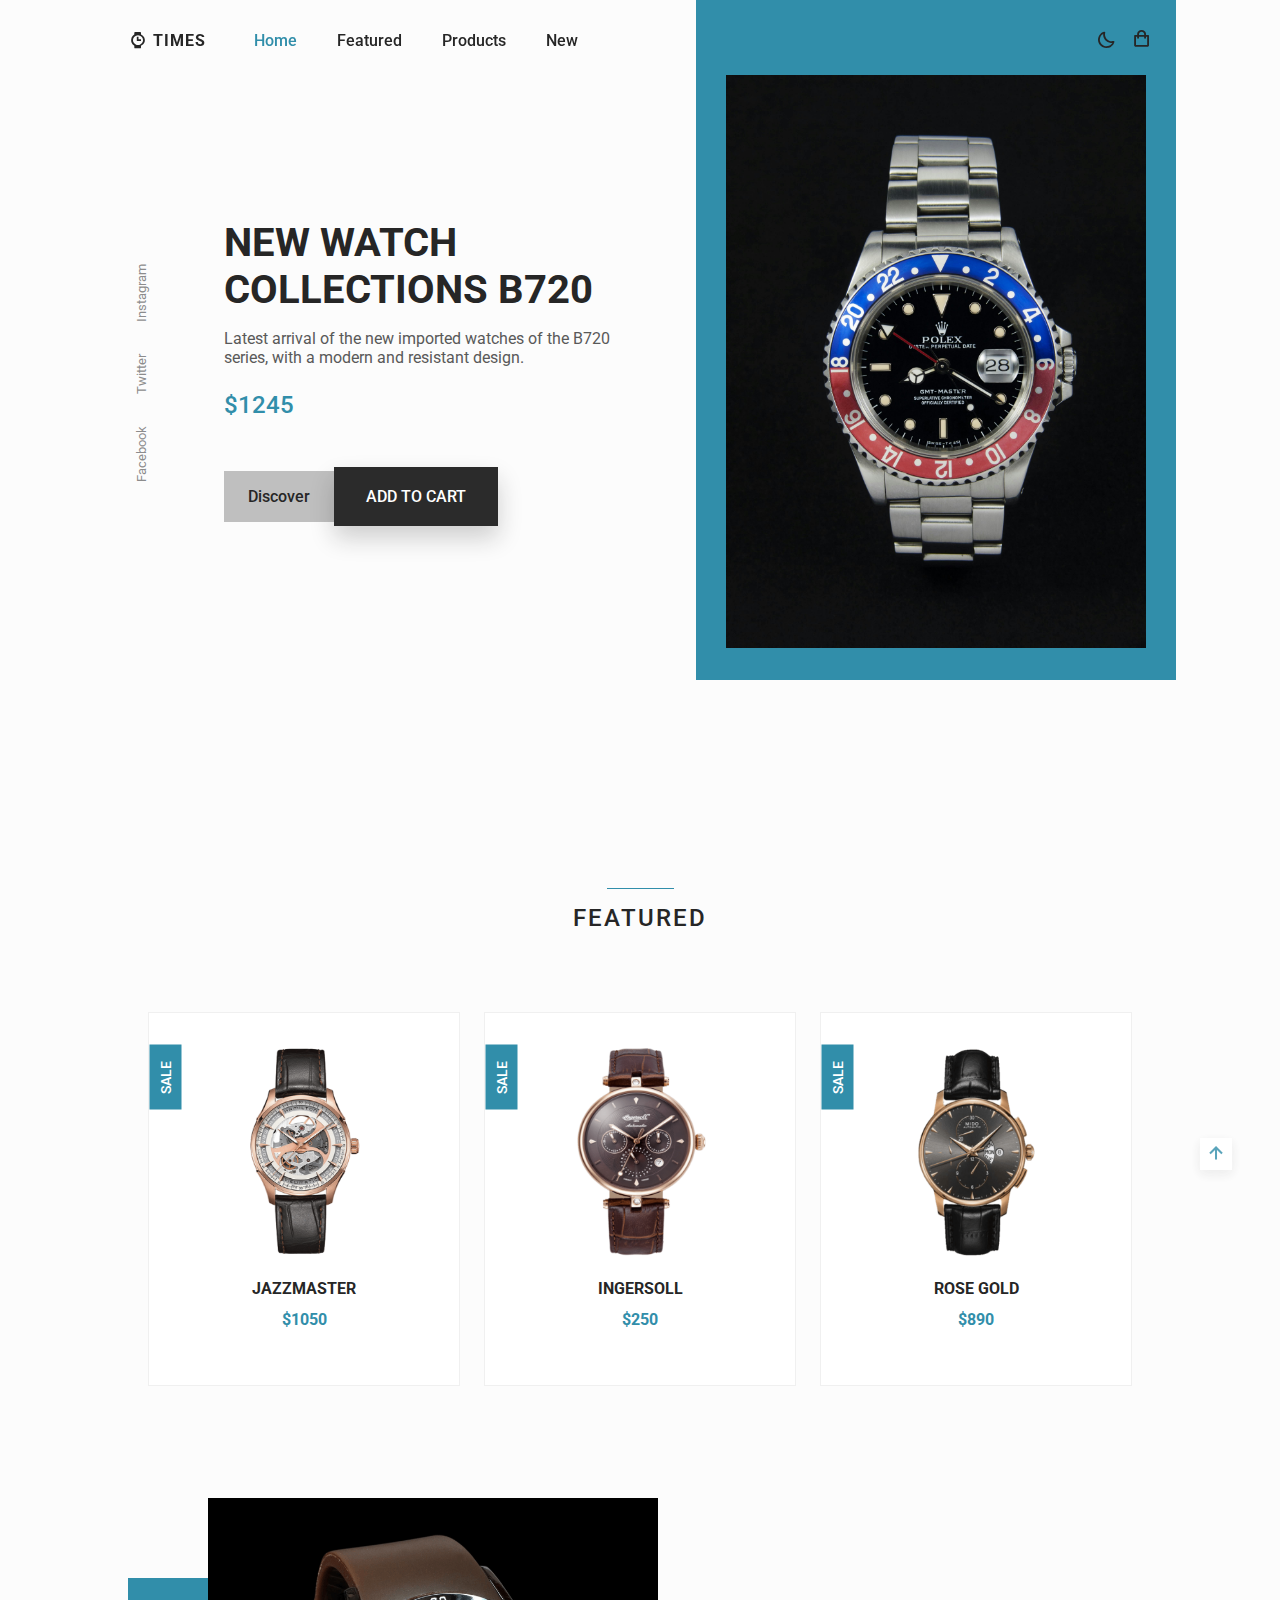
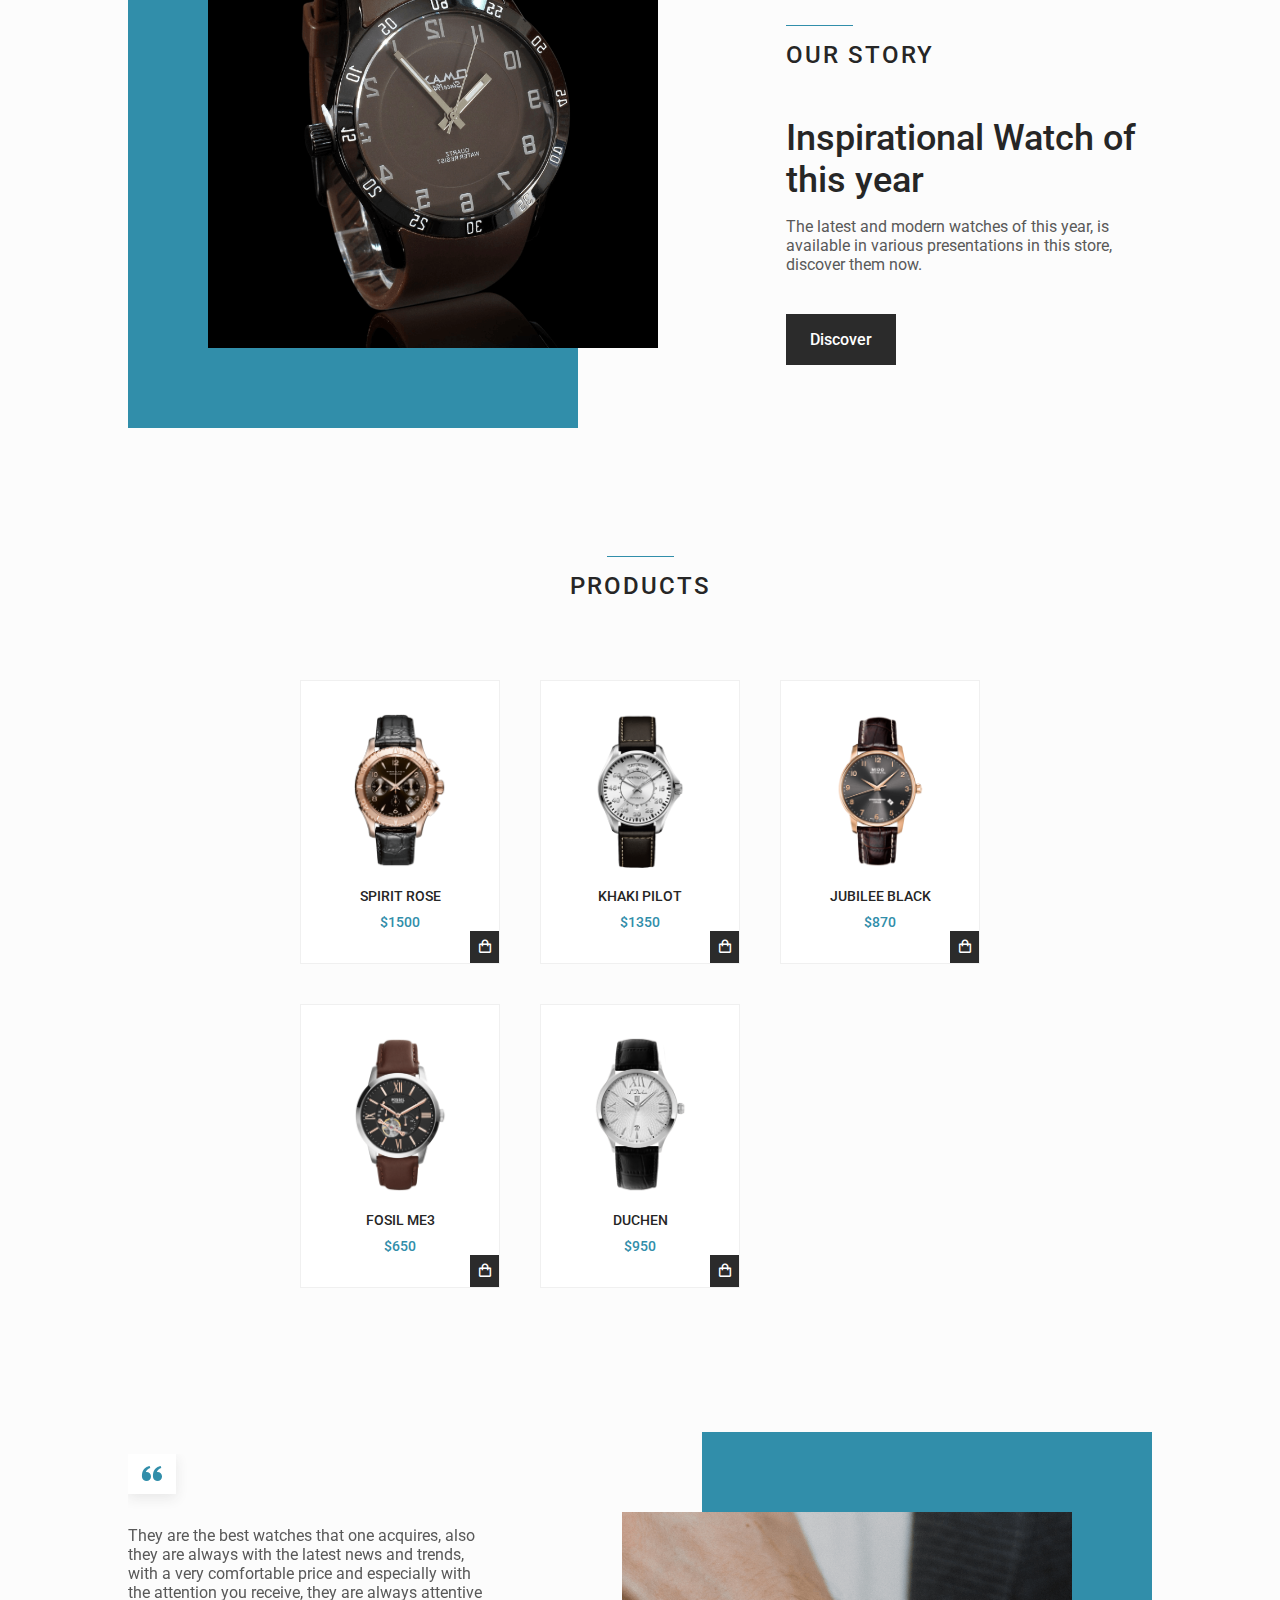
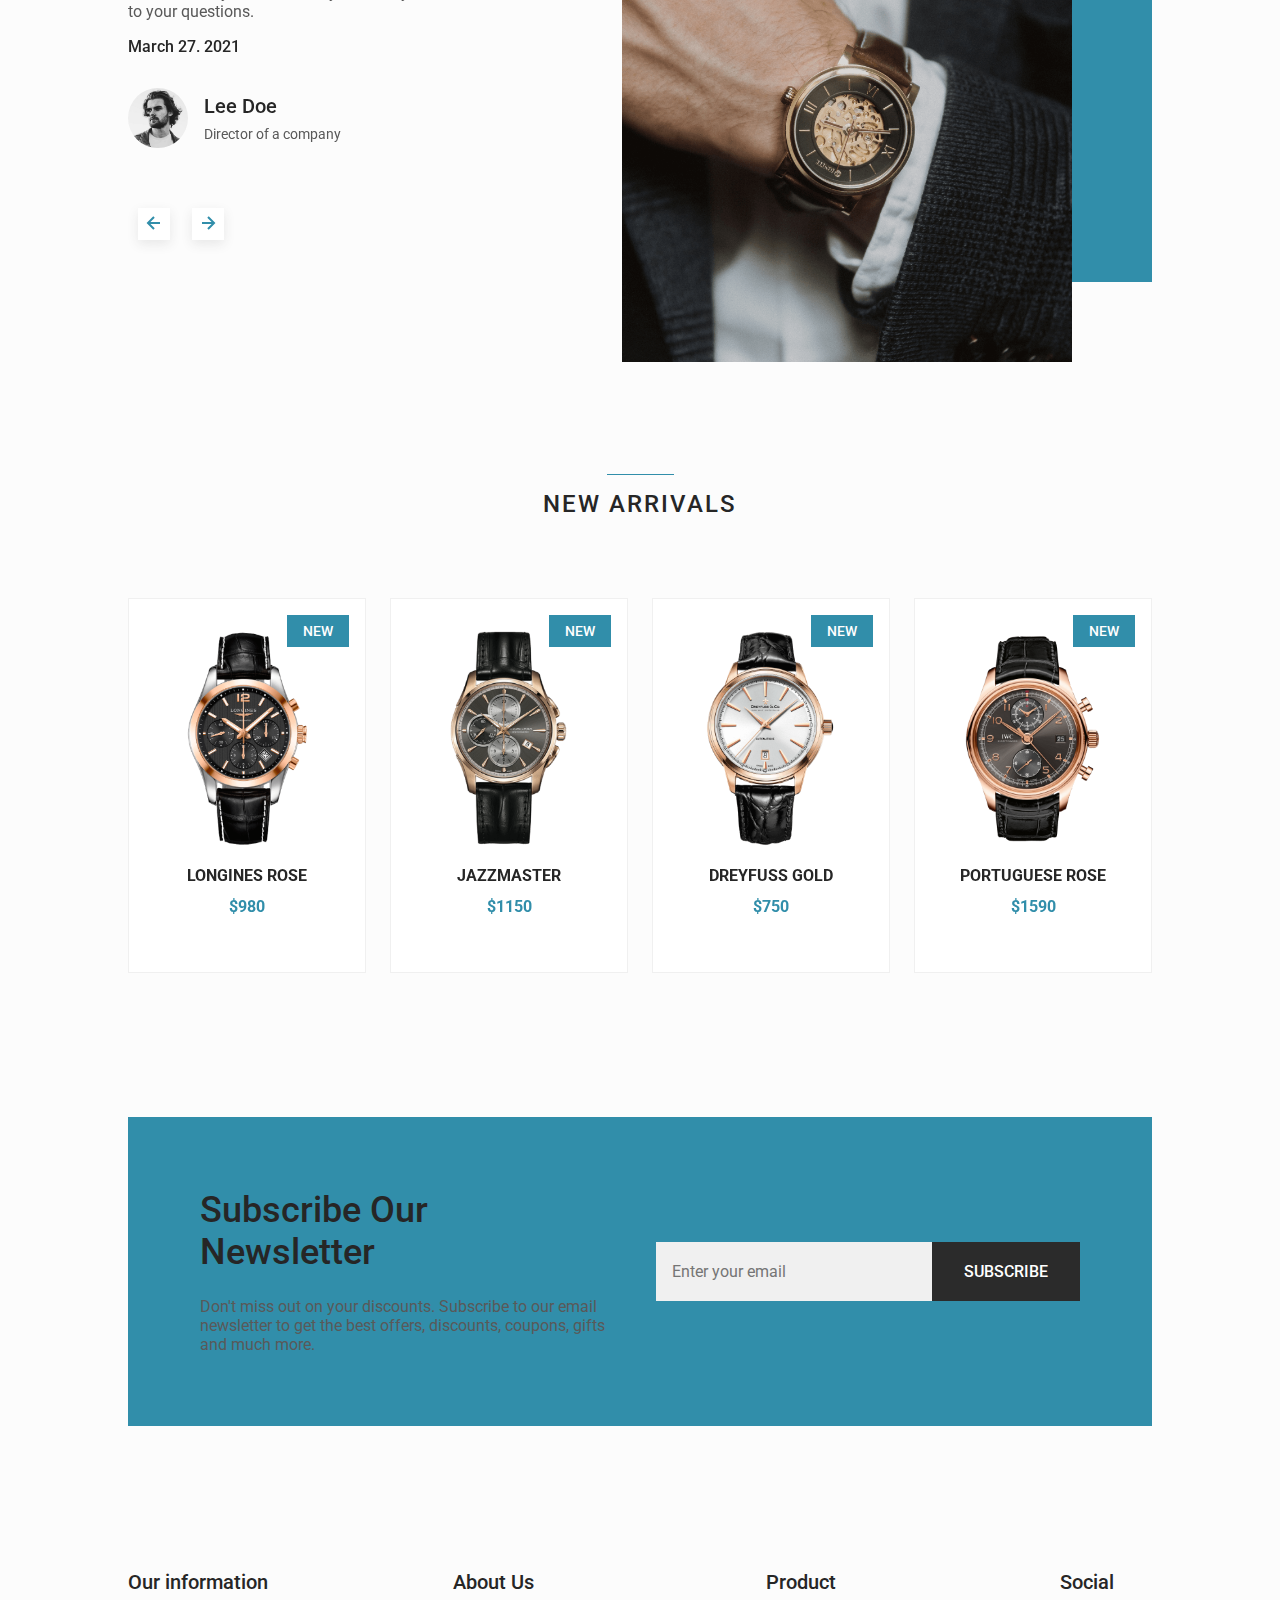
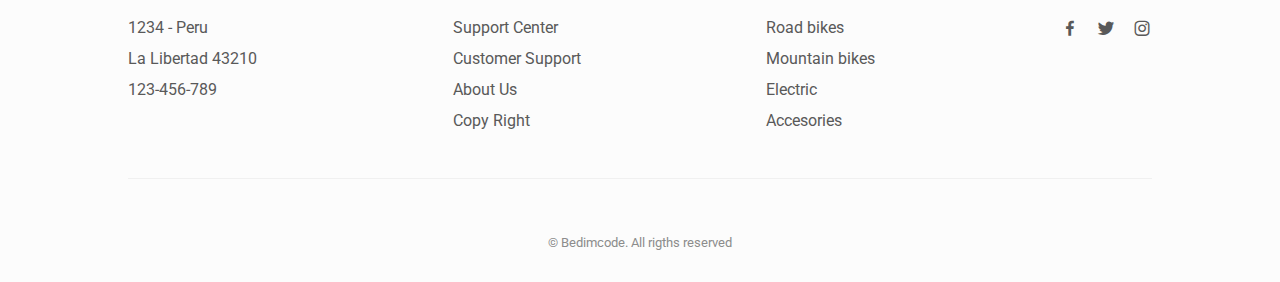
<file: E commerce website/responsive-watches-website-main/index.html>
<!DOCTYPE html>
    <html lang="en">
    <head>
        <meta charset="UTF-8">
        <meta name="viewport" content="width=device-width, initial-scale=1.0">

        <!--=============== FAVICON ===============-->
        <link rel="shortcut icon" href="assets/img/favicon.png" type="image/x-icon">

        <!--=============== BOXICONS ===============-->
        <link rel="stylesheet" href="https://cdn.jsdelivr.net/npm/boxicons@latest/css/boxicons.min.css">

        <!--=============== SWIPER CSS ===============--> 
        <link rel="stylesheet" href="assets/css/swiper-bundle.min.css">

        <!--=============== CSS ===============-->
        <link rel="stylesheet" href="assets/css/styles.css">

        <title>Responsive watches website - Bedimcode</title>
    </head>
    <body>
        <!--==================== HEADER ====================-->
        <header class="header" id="header">
            <nav class="nav container">
                <a href="#" class="nav__logo">
                    <i class='bx bxs-watch nav__logo-icon'></i> times
                </a>

                <div class="nav__menu" id="nav-menu">
                    <ul class="nav__list">
                        <li class="nav__item">
                            <a href="#home" class="nav__link active-link">Home</a>
                        </li>
                        <li class="nav__item">
                            <a href="#featured" class="nav__link">Featured</a>
                        </li>
                        <li class="nav__item">
                            <a href="#products" class="nav__link">Products</a>
                        </li>
                        <li class="nav__item">
                            <a href="#new" class="nav__link">New</a>
                        </li>
                    </ul>

                    <div class="nav__close" id="nav-close">
                        <i class='bx bx-x'></i>
                    </div>
                </div>

                <div class="nav__btns">
                    <!-- Theme change button -->
                    <i class='bx bx-moon change-theme' id="theme-button"></i>

                    <div class="nav__shop" id="cart-shop">
                        <i class='bx bx-shopping-bag' ></i>
                    </div>

                    <div class="nav__toggle" id="nav-toggle">
                        <i class='bx bx-grid-alt' ></i>
                    </div>
                </div>
            </nav>
        </header>

        <!--==================== CART ====================-->
        <div class="cart" id="cart">
            <i class='bx bx-x cart__close' id="cart-close"></i>

            <h2 class="cart__title-center">My Cart</h2>

            <div class="cart__container">
                <article class="cart__card">
                    <div class="cart__box">
                        <img src="assets/img/featured1.png" alt="" class="cart__img">
                    </div>

                    <div class="cart__details">
                        <h3 class="cart__title">Jazzmaster</h3>
                        <span class="cart__price">$1050</span>

                        <div class="cart__amount">
                            <div class="cart__amount-content">
                                <span class="cart__amount-box">
                                    <i class='bx bx-minus' ></i>
                                </span>

                                <span class="cart__amount-number">1</span>

                                <span class="cart__amount-box">
                                    <i class='bx bx-plus' ></i>
                                </span>
                            </div>

                            <i class='bx bx-trash-alt cart__amount-trash' ></i>
                        </div>
                    </div>
                </article>
                
                <article class="cart__card">
                    <div class="cart__box">
                        <img src="assets/img/featured3.png" alt="" class="cart__img">
                    </div>

                    <div class="cart__details">
                        <h3 class="cart__title">Rose Gold</h3>
                        <span class="cart__price">$850</span>

                        <div class="cart__amount">
                            <div class="cart__amount-content">
                                <span class="cart__amount-box">
                                    <i class='bx bx-minus' ></i>
                                </span>

                                <span class="cart__amount-number">1</span>

                                <span class="cart__amount-box">
                                    <i class='bx bx-plus' ></i>
                                </span>
                            </div>

                            <i class='bx bx-trash-alt cart__amount-trash' ></i>
                        </div>
                    </div>
                </article>

                <article class="cart__card">
                    <div class="cart__box">
                        <img src="assets/img/new1.png" alt="" class="cart__img">
                    </div>

                    <div class="cart__details">
                        <h3 class="cart__title">Longines Rose</h3>
                        <span class="cart__price">$980</span>

                        <div class="cart__amount">
                            <div class="cart__amount-content">
                                <span class="cart__amount-box">
                                    <i class='bx bx-minus' ></i>
                                </span>

                                <span class="cart__amount-number">1</span>

                                <span class="cart__amount-box">
                                    <i class='bx bx-plus' ></i>
                                </span>
                            </div>

                            <i class='bx bx-trash-alt cart__amount-trash' ></i>
                        </div>
                    </div>
                </article>
            </div>

            <div class="cart__prices">
                <span class="cart__prices-item">3 items</span>
                <span class="cart__prices-total">$2880</span>
            </div>
        </div>

        <!--==================== MAIN ====================-->
        <main class="main">
            <!--==================== HOME ====================-->
            <section class="home" id="home">
                <div class="home__container container grid">
                    <div class="home__img-bg">
                        <img src="assets/img/pexels-pixabay-47856.jpg" alt="" class="home__img">
                    </div>
    
                    <div class="home__social">
                        <a href="https://www.facebook.com/" target="_blank" class="home__social-link">
                            Facebook
                        </a>
                        <a href="https://twitter.com/" target="_blank" class="home__social-link">
                            Twitter
                        </a>
                        <a href="https://www.instagram.com/" target="_blank" class="home__social-link">
                            Instagram
                        </a>
                    </div>
    
                    <div class="home__data">
                        <h1 class="home__title">NEW WATCH <br> COLLECTIONS B720</h1>
                        <p class="home__description">
                            Latest arrival of the new imported watches of the B720 series, 
                            with a modern and resistant design.
                        </p>
                        <span class="home__price">$1245</span>

                        <div class="home__btns">
                            <a href="#" class="button button--gray button--small">
                                Discover
                            </a>

                            <button class="button home__button">ADD TO CART</button>
                        </div>
                    </div>
                </div>
            </section>

            <!--==================== FEATURED ====================-->
            <section class="featured section container" id="featured">
                <h2 class="section__title">
                    Featured
                </h2>

                <div class="featured__container grid">
                    <article class="featured__card">
                        <span class="featured__tag">Sale</span>

                        <img src="assets/img/featured1.png" alt="" class="featured__img">

                        <div class="featured__data">
                            <h3 class="featured__title">Jazzmaster</h3>
                            <span class="featured__price">$1050</span>
                        </div>

                        <button class="button featured__button">ADD TO CART</button>
                    </article>

                    <article class="featured__card">
                        <span class="featured__tag">Sale</span>

                        <img src="assets/img/featured2.png" alt="" class="featured__img">

                        <div class="featured__data">
                            <h3 class="featured__title">Ingersoll</h3>
                            <span class="featured__price">$250</span>
                        </div>

                        <button class="button featured__button">ADD TO CART</button>
                    </article>

                    <article class="featured__card">
                        <span class="featured__tag">Sale</span>

                        <img src="assets/img/featured3.png" alt="" class="featured__img">

                        <div class="featured__data">
                            <h3 class="featured__title">Rose gold</h3>
                            <span class="featured__price">$890</span>
                        </div>

                        <button class="button featured__button">ADD TO CART</button>
                    </article>
                </div>
            </section>

            <!--==================== STORY ====================-->
            <section class="story section container">
                <div class="story__container grid">
                    <div class="story__data">
                        <h2 class="section__title story__section-title">
                            Our Story
                        </h2>
    
                        <h1 class="story__title">
                            Inspirational Watch of <br> this year
                        </h1>
    
                        <p class="story__description">
                            The latest and modern watches of this year, is available in various 
                            presentations in this store, discover them now.
                        </p>
    
                        <a href="#" class="button button--small">Discover</a>
                    </div>

                    <div class="story__images">
                        <img src="assets/img/story.png" alt="" class="story__img">
                        <div class="story__square"></div>
                    </div>
                </div>
            </section>

            <!--==================== PRODUCTS ====================-->
            <section class="products section container" id="products">
                <h2 class="section__title">
                    Products
                </h2>

                <div class="products__container grid">
                    <article class="products__card">
                        <img src="assets/img/product1.png" alt="" class="products__img">

                        <h3 class="products__title">Spirit rose</h3>
                        <span class="products__price">$1500</span>

                        <button class="products__button">
                            <i class='bx bx-shopping-bag'></i>
                        </button>
                    </article>

                    <article class="products__card">
                        <img src="assets/img/product2.png" alt="" class="products__img">

                        <h3 class="products__title">Khaki pilot</h3>
                        <span class="products__price">$1350</span>

                        <button class="products__button">
                            <i class='bx bx-shopping-bag'></i>
                        </button>
                    </article>

                    <article class="products__card">
                        <img src="assets/img/product3.png" alt="" class="products__img">

                        <h3 class="products__title">Jubilee black</h3>
                        <span class="products__price">$870</span>

                        <button class="products__button">
                            <i class='bx bx-shopping-bag'></i>
                        </button>
                    </article>

                    <article class="products__card">
                        <img src="assets/img/product4.png" alt="" class="products__img">

                        <h3 class="products__title">Fosil me3</h3>
                        <span class="products__price">$650</span>

                        <button class="products__button">
                            <i class='bx bx-shopping-bag'></i>
                        </button>
                    </article>

                    <article class="products__card">
                        <img src="assets/img/product5.png" alt="" class="products__img">

                        <h3 class="products__title">Duchen</h3>
                        <span class="products__price">$950</span>

                        <button class="products__button">
                            <i class='bx bx-shopping-bag'></i>
                        </button>
                    </article>
                </div>
            </section>

            <!--==================== TESTIMONIAL ====================-->
            <section class="testimonial section container">
                <div class="testimonial__container grid">
                    <div class="swiper testimonial-swiper">
                        <div class="swiper-wrapper">
                            <div class="testimonial__card swiper-slide">
                                <div class="testimonial__quote">
                                    <i class='bx bxs-quote-alt-left' ></i>
                                </div>
                                <p class="testimonial__description">
                                    They are the best watches that one acquires, also they are always with the latest 
                                    news and trends, with a very comfortable price and especially with the attention 
                                    you receive, they are always attentive to your questions.
                                </p>
                                <h3 class="testimonial__date">March 27. 2021</h3>
        
                                <div class="testimonial__perfil">
                                    <img src="assets/img/testimonial1.jpg" alt="" class="testimonial__perfil-img">
        
                                    <div class="testimonial__perfil-data">
                                        <span class="testimonial__perfil-name">Lee Doe</span>
                                        <span class="testimonial__perfil-detail">Director of a company</span>
                                    </div>
                                </div>
                            </div>

                            <div class="testimonial__card swiper-slide">
                                <div class="testimonial__quote">
                                    <i class='bx bxs-quote-alt-left' ></i>
                                </div>
                                <p class="testimonial__description">
                                    They are the best watches that one acquires, also they are always with the latest 
                                    news and trends, with a very comfortable price and especially with the attention 
                                    you receive, they are always attentive to your questions.
                                </p>
                                <h3 class="testimonial__date">March 27. 2021</h3>
        
                                <div class="testimonial__perfil">
                                    <img src="assets/img/testimonial2.jpg" alt="" class="testimonial__perfil-img">
        
                                    <div class="testimonial__perfil-data">
                                        <span class="testimonial__perfil-name">Samantha Mey</span>
                                        <span class="testimonial__perfil-detail">Director of a company</span>
                                    </div>
                                </div>
                            </div>

                            <div class="testimonial__card swiper-slide">
                                <div class="testimonial__quote">
                                    <i class='bx bxs-quote-alt-left' ></i>
                                </div>
                                <p class="testimonial__description">
                                    They are the best watches that one acquires, also they are always with the latest 
                                    news and trends, with a very comfortable price and especially with the attention 
                                    you receive, they are always attentive to your questions.
                                </p>
                                <h3 class="testimonial__date">March 27. 2021</h3>
        
                                <div class="testimonial__perfil">
                                    <img src="assets/img/testimonial3.jpg" alt="" class="testimonial__perfil-img">
        
                                    <div class="testimonial__perfil-data">
                                        <span class="testimonial__perfil-name">Raul Zaman</span>
                                        <span class="testimonial__perfil-detail">Director of a company</span>
                                    </div>
                                </div>
                            </div>
                        </div>
                        
                        <div class="swiper-button-next">
                            <i class='bx bx-right-arrow-alt' ></i>
                        </div>
                        <div class="swiper-button-prev">
                            <i class='bx bx-left-arrow-alt' ></i>
                        </div>
                    </div>

                    <div class="testimonial__images">
                        <div class="testimonial__square"></div>
                        <img src="assets/img/testimonial.png" alt="" class="testimonial__img">
                    </div>
                </div>
            </section>

            <!--==================== NEW ====================-->
            <section class="new section container" id="new">
                <h2 class="section__title">
                    New Arrivals
                </h2>
                
                <div class="new__container">
                    <div class="swiper new-swiper">
                        <div class="swiper-wrapper">
                            <article class="new__card swiper-slide">
                                <span class="new__tag">New</span>
        
                                <img src="assets/img/new1.png" alt="" class="new__img">
        
                                <div class="new__data">
                                    <h3 class="new__title">Longines rose</h3>
                                    <span class="new__price">$980</span>
                                </div>
        
                                <button class="button new__button">ADD TO CART</button>
                            </article>

                            <article class="new__card swiper-slide">
                                <span class="new__tag">New</span>
        
                                <img src="assets/img/new2.png" alt="" class="new__img">
        
                                <div class="new__data">
                                    <h3 class="new__title">Jazzmaster</h3>
                                    <span class="new__price">$1150</span>
                                </div>
        
                                <button class="button new__button">ADD TO CART</button>
                            </article>

                            <article class="new__card swiper-slide">
                                <span class="new__tag">New</span>
        
                                <img src="assets/img/new3.png" alt="" class="new__img">
        
                                <div class="new__data">
                                    <h3 class="new__title">Dreyfuss gold</h3>
                                    <span class="new__price">$750</span>
                                </div>
        
                                <button class="button new__button">ADD TO CART</button>
                            </article>

                            <article class="new__card swiper-slide">
                                <span class="new__tag">New</span>
        
                                <img src="assets/img/new4.png" alt="" class="new__img">
        
                                <div class="new__data">
                                    <h3 class="new__title">Portuguese rose</h3>
                                    <span class="new__price">$1590</span>
                                </div>
        
                                <button class="button new__button">ADD TO CART</button>
                            </article>                       
                        </div>
                    </div>
                </div>
            </section>

            <!--==================== NEWSLETTER ====================-->
            <section class="newsletter section container">
                <div class="newsletter__bg grid">
                    <div>
                        <h2 class="newsletter__title">Subscribe Our <br> Newsletter</h2>
                        <p class="newsletter__description">
                            Don't miss out on your discounts. Subscribe to our email 
                            newsletter to get the best offers, discounts, coupons, 
                            gifts and much more.
                        </p>
                    </div>

                    <form action="" class="newsletter__subscribe">
                        <input type="email" placeholder="Enter your email" class="newsletter__input">
                        <button class="button">
                            SUBSCRIBE
                        </button>
                    </form>
                </div>
            </section>
        </main>

        <!--==================== FOOTER ====================-->
        <footer class="footer section">
            <div class="footer__container container grid">
                <div class="footer__content">
                    <h3 class="footer__title">Our information</h3>

                    <ul class="footer__list">
                        <li>1234 - Peru</li>
                        <li>La Libertad 43210</li>
                        <li>123-456-789</li>
                    </ul>
                </div>
                <div class="footer__content">
                    <h3 class="footer__title">About Us</h3>

                    <ul class="footer__links">
                        <li>
                            <a href="#" class="footer__link">Support Center</a>
                        </li>
                        <li>
                            <a href="#" class="footer__link">Customer Support</a>
                        </li>
                        <li>
                            <a href="#" class="footer__link">About Us</a>
                        </li>
                        <li>
                            <a href="#" class="footer__link">Copy Right</a>
                        </li>
                    </ul>
                </div>

                <div class="footer__content">
                    <h3 class="footer__title">Product</h3>

                    <ul class="footer__links">
                        <li>
                            <a href="#" class="footer__link">Road bikes</a>
                        </li>
                        <li>
                            <a href="#" class="footer__link">Mountain bikes</a>
                        </li>
                        <li>
                            <a href="#" class="footer__link">Electric</a>
                        </li>
                        <li>
                            <a href="#" class="footer__link">Accesories</a>
                        </li>
                    </ul>
                </div>

                <div class="footer__content">
                    <h3 class="footer__title">Social</h3>

                    <ul class="footer__social">
                        <a href="https://www.facebook.com/" target="_blank" class="footer__social-link">
                            <i class='bx bxl-facebook'></i>
                        </a>

                        <a href="https://twitter.com/" target="_blank" class="footer__social-link">
                            <i class='bx bxl-twitter' ></i>
                        </a>

                        <a href="https://www.instagram.com/" target="_blank" class="footer__social-link">
                            <i class='bx bxl-instagram' ></i>
                        </a>
                    </ul>
                </div>
            </div>

            <span class="footer__copy">&#169; Bedimcode. All rigths reserved</span>
        </footer>

        <!--=============== SCROLL UP ===============-->
        <a href="#" class="scrollup" id="scroll-up"> 
            <i class='bx bx-up-arrow-alt scrollup__icon' ></i>
        </a>

        <!--=============== SWIPER JS ===============-->
        <script src="assets/js/swiper-bundle.min.js"></script>

        <!--=============== MAIN JS ===============-->
        <script src="assets/js/main.js"></script>
    </body>
</html>
</file>
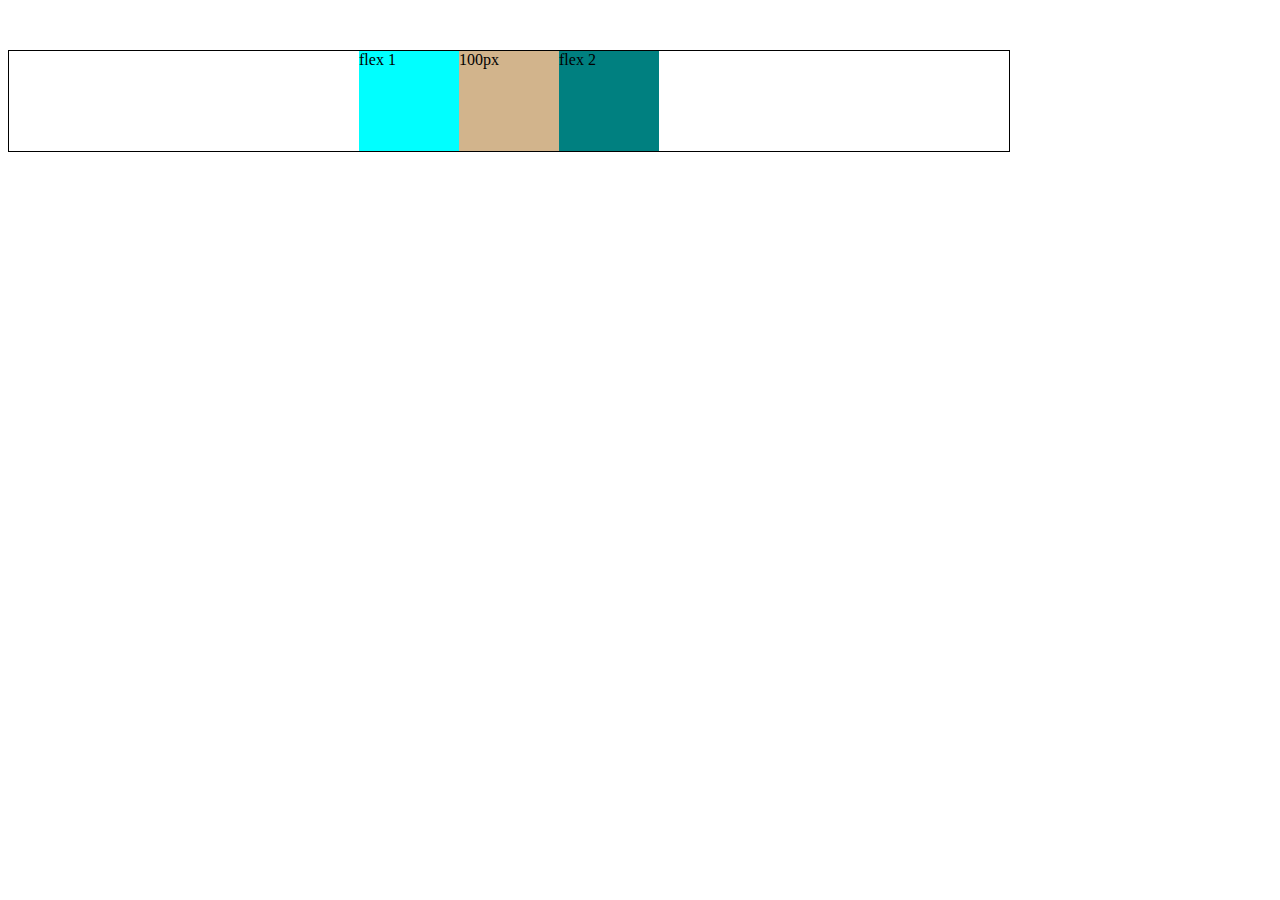
<file: Youtube Landing page/flexbox.html>
<!DOCTYPE html>
<html>
    <head>
<title>flex box practice</title>
    </head>
    <body>
       <div  style="display: flex;
       margin-top: 50px;
       flex-direction: row;
       height: 100px;
       width: 1000px;
       border-color: black;
       border-width: 1px;
       border-style: solid;
       justify-content: center;">
        <div style="background-color: cyan; width: 100px;"> flex 1</div>
        <div style="background-color: tan ; width: 100px;"> 100px</div>
        <div style="background-color: teal; width: 100px;"> flex 2</div>
       </div>


    </body>
</html>
</file>
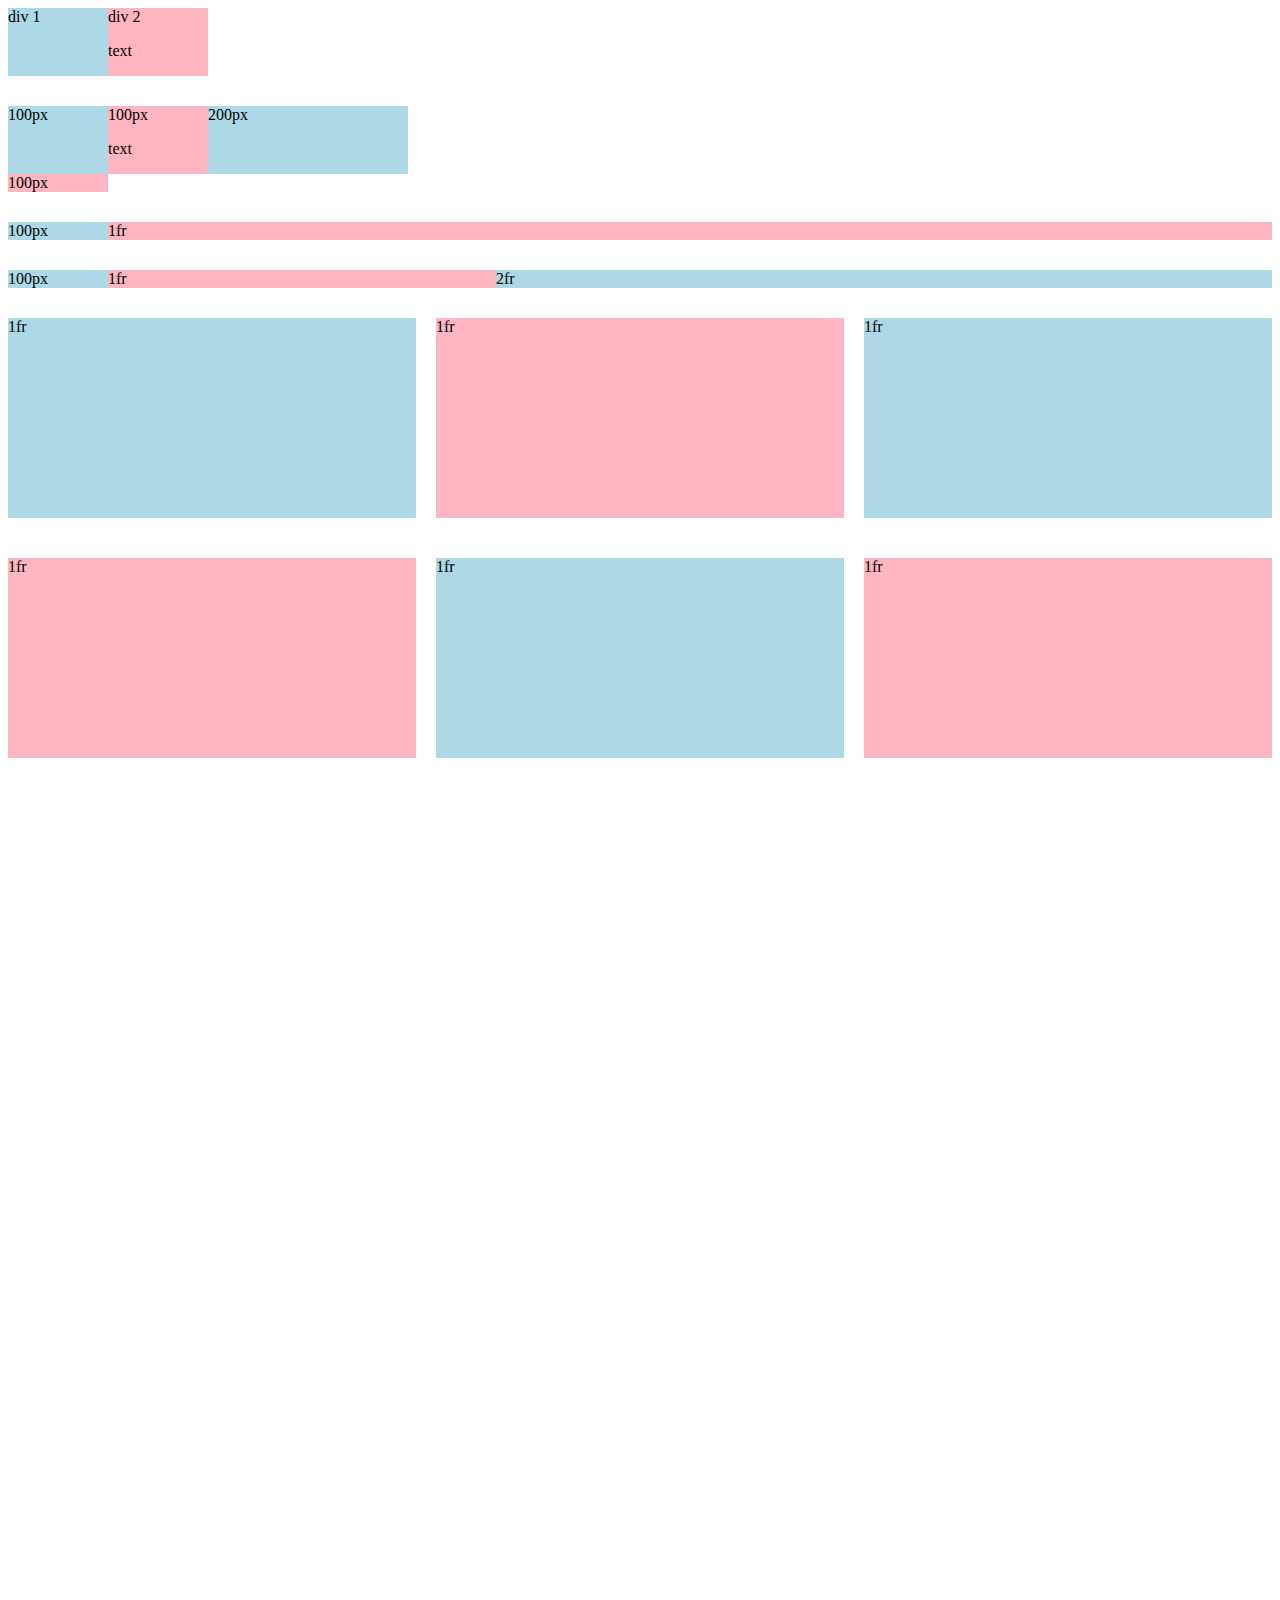
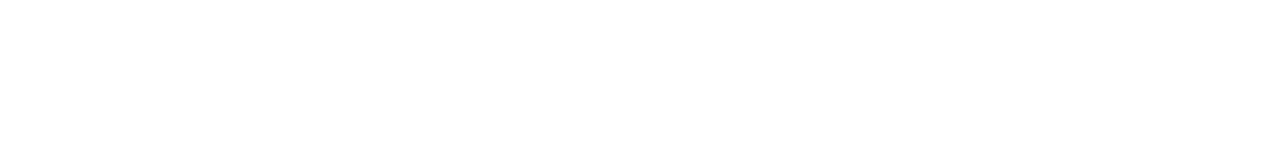
<file: Youtube Landing page/grid.html>
<!DOCTYPE html>
<html>
  <head>
    <title>Grid Practice</title>
  </head>
  <body style="padding-bottom: 1000px;">
    <div style="
      display: grid;
      grid-template-columns: 100px 100px;
    ">
      <div style="background-color: lightblue;">div 1</div>
      <div style="background-color: lightpink;">div 2<p>text</p></div>
    </div>

    <div style="
      margin-top: 30px;
      display: grid;
      grid-template-columns: 100px 100px 200px;
    ">
      <div style="background-color: lightblue;">100px</div>
      <div style="background-color: lightpink;">100px<p>text</p></div>
      <div style="background-color: lightblue;">200px</div>
      <div style="background-color: lightpink;">100px</div>
    </div>

    <div style="
      margin-top: 30px;
      display: grid;
      grid-template-columns: 100px 1fr;
    ">
      <div style="background-color: lightblue;">100px</div>
      <div style="background-color: lightpink;">1fr</div>
    </div>

    <div style="
      margin-top: 30px;
      display: grid;
      grid-template-columns: 100px 1fr 2fr;
    ">
      <div style="background-color: lightblue;">100px</div>
      <div style="background-color: lightpink;">1fr</div>
      <div style="background-color: lightblue;">2fr</div>
    </div>

    <div style="
      margin-top: 30px;
      display: grid;
      grid-template-columns: 1fr 1fr 1fr;
      column-gap: 20px;
      row-gap: 40px;
    ">
      <div style="background-color: lightblue; height: 200px;">1fr</div>
      <div style="background-color: lightpink; height: 200px;">1fr</div>
      <div style="background-color: lightblue; height: 200px;">1fr</div>
      <div style="background-color: lightpink; height: 200px;">1fr</div>
      <div style="background-color: lightblue; height: 200px;">1fr</div>
      <div style="background-color: lightpink; height: 200px;">1fr</div>
    </div>
  </body>
</html>
</file>
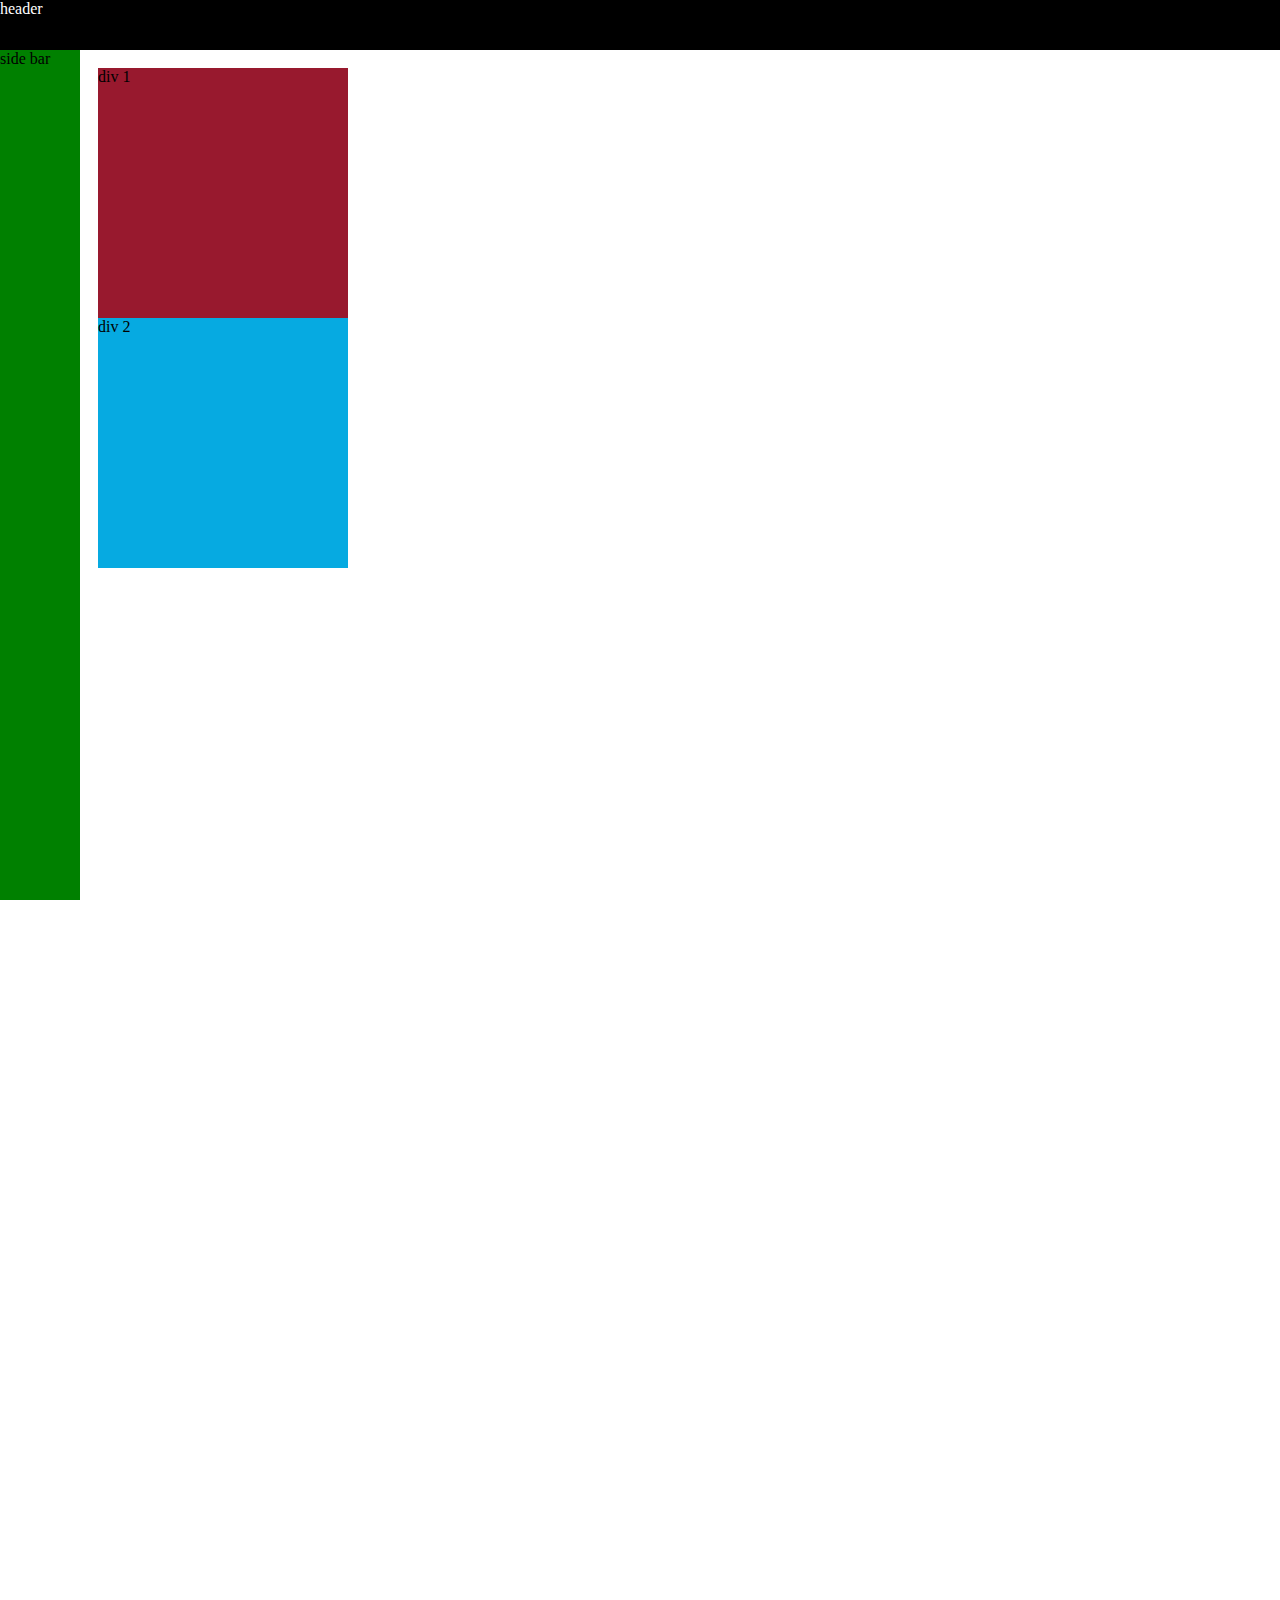
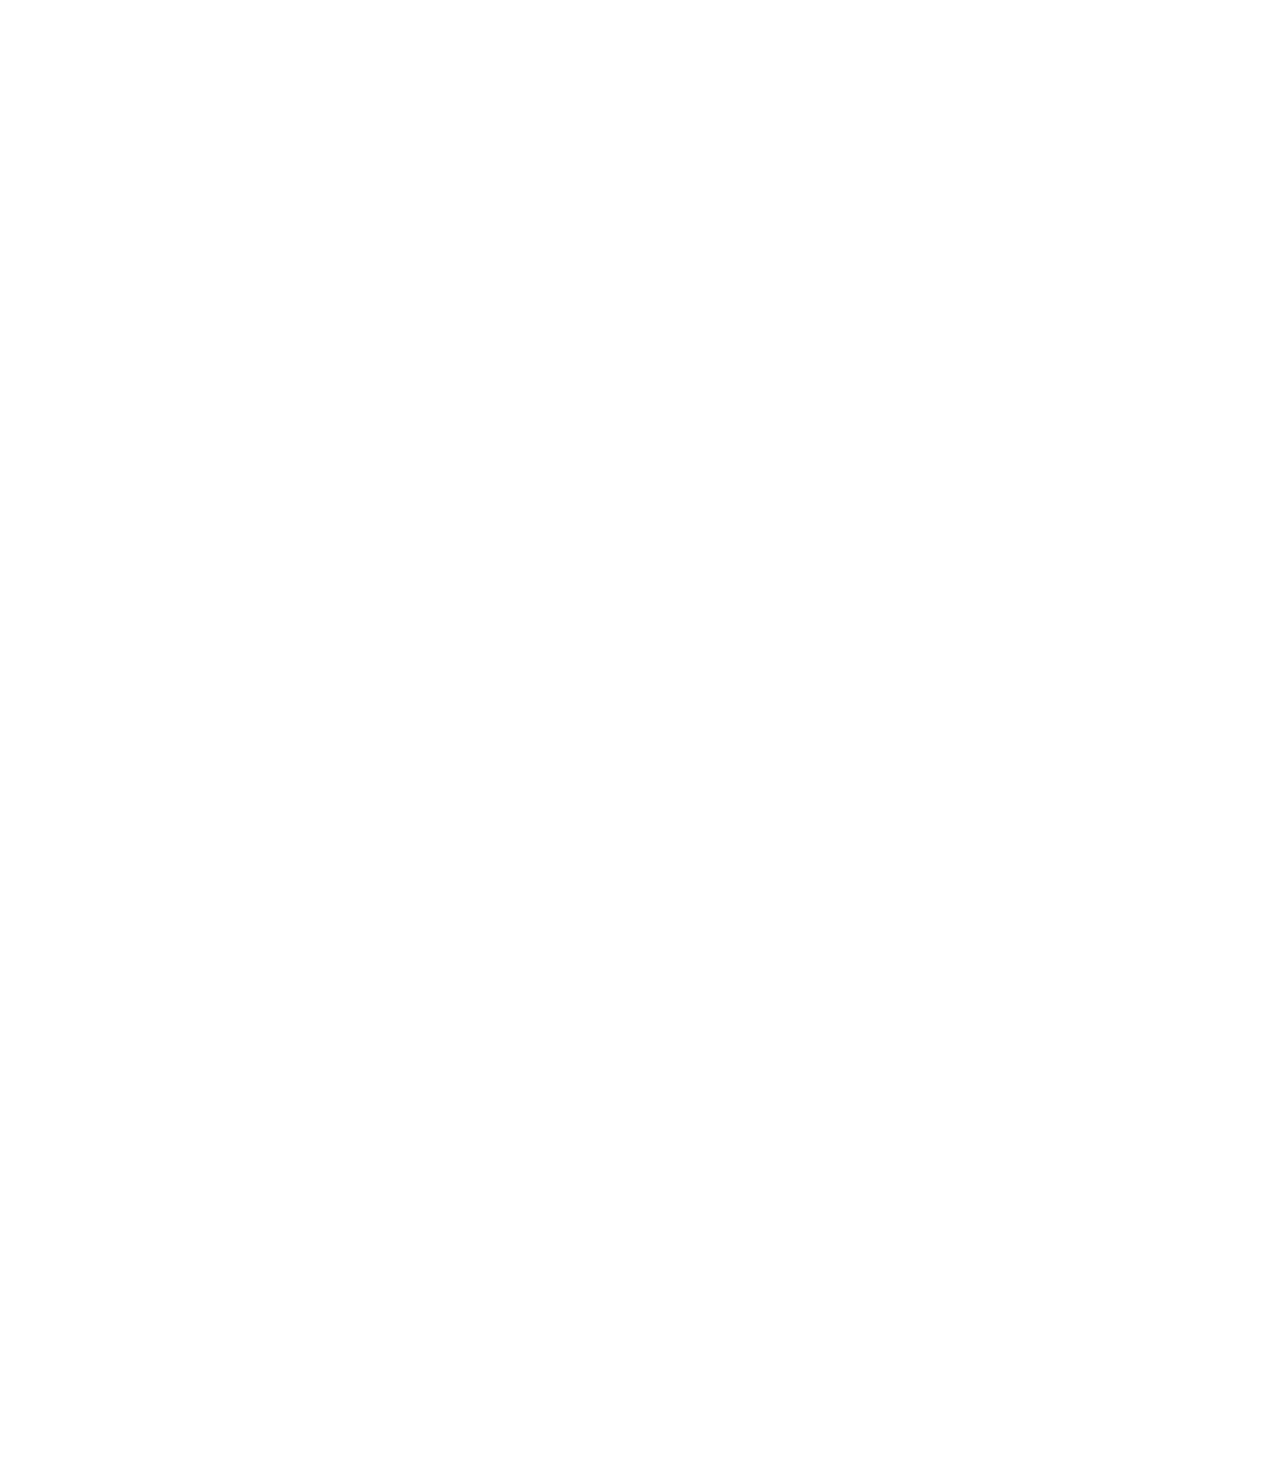
<file: Youtube Landing page/position.html>
<!DOCTYPE html>
<html>

<head>
    <title>Position Practice</title>

</head>

<body style="height: 3000px; padding-left: 90px; padding-top: 60px;">
    <div style="color: white; position: fixed; height: 50px; background-color: black; top: 0; left: 0; right: 0;">
        header
    </div>
    <div style="position: fixed;
    background-color: green;
    left: 0px;
    bottom: 0px;
    width: 80px;
    top: 50px;
    ">
        side bar
    </div>
    <div style="height: 250px; width: 250px; background-color: rgb(152, 25, 46);">
        div 1
    </div>
    <div style="height: 250px; width: 250px; background-color: rgb(6, 170, 225);">
        div 2
    </div>
</body>

</html>
</file>
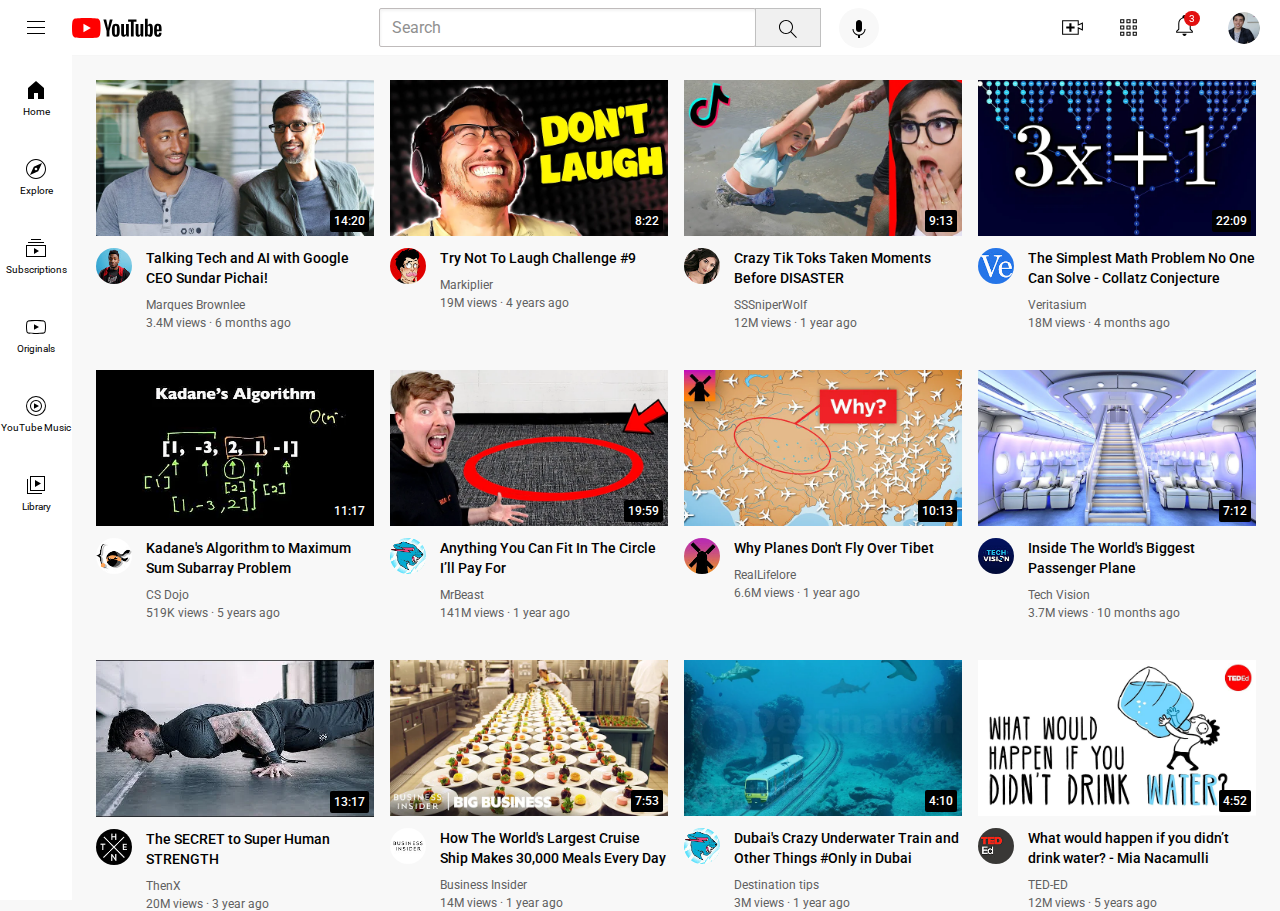
<file: Youtube Landing page/youtube.html>
<!DOCTYPE html>
<html>

<head>
    <title>YouTube.com Clone</title>

    <link rel="preconnect" href="https://fonts.googleapis.com">
    <link rel="preconnect" href="https://fonts.gstatic.com" crossorigin>
    <link href="https://fonts.googleapis.com/css2?family=Roboto:wght@400;500;700&display=swap" rel="stylesheet">
    <link rel="stylesheet" href="styles/video.css">
    <link rel="stylesheet" href="styles/general.css">
    <link rel="stylesheet" href="styles/header.css">
    <link rel="stylesheet" href="styles/sidebar.css">

</head>

<body>
    <div class="header">
        <div class="left-section"><img class="hamburger-menu" src="icons/hamburger-menu.svg">
            <img class="youtube-logo" src="icons/youtube-logo.svg">
        </div>

        <div class="middle-section">
            <input class="search-bar" type="text " placeholder="Search">
            <button class="search"> <img src="icons/search.svg" class="search-logo">
                <div class="tooltip"> search </div></button>
             <button class="voice-search"> <img src="icons/voice-search-icon.svg" class="voice-logo"> 
                <div class="tooltip">Search with your voice</div>
           
              </button>
        </div>
        <div class="right-section">
            <div class="upload-icon-conatiner">
                <img class="upload" src="icons/upload.svg">
                <div class="tooltip">Create</div>
            </div>
            <img src="icons/youtube-apps.svg" class="youtube-apps">
            <div class="notifications-icon">
                <img src="icons/notifications.svg" class="notifications">
                <div class="notifications-count">3</div>
            </div>

            <img src="my-channel.jpeg" class="my-channel">
        </div>
    </div>

    <div class="sidebar">
        <div class="sidebar-link">
            <img src="icons/home.svg">
            <div>Home</div>
        </div>

        <div class="sidebar-link">
            <img src="icons/explore.svg">
            <div>Explore</div>
        </div>

        <div class="sidebar-link">
            <img src="icons/subscriptions.svg">
            <div>Subscriptions</div>
        </div>

        <div class="sidebar-link">
            <img src="icons/originals.svg">
            <div>Originals</div>
        </div>

        <div class="sidebar-link">
             <img src="icons/youtube-music.svg">
             <div>YouTube Music</div>
        </div>

        <div class="sidebar-link"> 
            <img src="icons/library.svg">
            <div>Library</div>
        </div>
    </div>


    <div class="video-grid">
        <div class="video-preview">
            <div class="thumbnail-row">
                <img class="thumbnail" src="thumbnails/thumbnail-1.webp">
                <div class="video-time">14:20</div>
            </div>
            <div class="video-info-grid">
                <div class="channel-picture">
                    <img class="profile-picture" src="channel logos/channel-1.jpeg">

                </div>
                <div class="video-info">
                    <p class="video-title">
                        Talking Tech and AI with Google CEO Sundar Pichai!
                    </p>
                    <p class="video-author">
                        Marques Brownlee
                    </p>
                    <p class="video-stats">
                        3.4M views &#183; 6 months ago
                    </p>
                </div>
            </div>
        </div>

        <div class="video-preview">
            <div class="thumbnail-row">
                <img class="thumbnail" src="thumbnails/thumbnail-2.webp">
                <div class="video-time">8:22</div>
            </div>
            <div class="video-info-grid">
                <div class="channel-picture">
                    <img class="profile-picture" src="channel logos/channel-2.jpeg">
                </div>
                <div class="video-info">
                    <p class="video-title">
                        Try Not To Laugh Challenge #9
                    </p>
                    <p class="video-author">
                        Markiplier
                    </p>
                    <p class="video-stats">
                        19M views &#183; 4 years ago
                    </p>
                </div>
            </div>
        </div>

        <div class="video-preview">
            <div class="thumbnail-row">
                <img class="thumbnail" src="thumbnails/thumbnail-3.webp">
                <div class="video-time">9:13</div>
            </div>
            <div class="video-info-grid">
                <div class="channel-picture">
                    <img class="profile-picture" src="channel logos/channel-3.jpeg">
                </div>
                <div class="video-info">
                    <p class="video-title">
                        Crazy Tik Toks Taken Moments Before DISASTER
                    </p>
                    <p class="video-author">
                        SSSniperWolf
                    </p>
                    <p class="video-stats">
                        12M views &#183; 1 year ago
                    </p>
                </div>
            </div>
        </div>

        <div class="video-preview">
            <div class="thumbnail-row">
                <img class="thumbnail" src="thumbnails/thumbnail-4.webp">
                <div class="video-time">22:09</div>
            </div>
            <div class="video-info-grid">
                <div class="channel-picture">
                    <img class="profile-picture" src="channel logos/channel-4.jpeg">
                </div>
                <div class="video-info">
                    <p class="video-title">
                        The Simplest Math Problem No One Can Solve - Collatz Conjecture
                    </p>
                    <p class="video-author">
                        Veritasium
                    </p>
                    <p class="video-stats">
                        18M views &#183; 4 months ago
                    </p>
                </div>
            </div>
        </div>

        <div class="video-preview">
            <div class="thumbnail-row">
                <img class="thumbnail" src="thumbnails/thumbnail-5.webp">
                <div class="video-time">11:17</div>
            </div>
            <div class="video-info-grid">
                <div class="channel-picture">
                    <img class="profile-picture" src="channel logos/channel-5.jpeg">
                </div>
                <div class="video-info">
                    <p class="video-title">
                        Kadane's Algorithm to Maximum Sum Subarray Problem
                    </p>
                    <p class="video-author">
                        CS Dojo
                    </p>
                    <p class="video-stats">
                        519K views &#183; 5 years ago
                    </p>
                </div>
            </div>
        </div>

        <div class="video-preview">
            <div class="thumbnail-row">
                <img class="thumbnail" src="thumbnails/thumbnail-6.webp">
                <div class="video-time">19:59</div>
            </div>
            <div class="video-info-grid">
                <div class="channel-picture">
                    <img class="profile-picture" src="channel logos/channel-6.jpeg">
                </div>
                <div class="video-info">
                    <p class="video-title">
                        Anything You Can Fit In The Circle I’ll Pay For
                    </p>
                    <p class="video-author">
                        MrBeast
                    </p>
                    <p class="video-stats">
                        141M views &#183; 1 year ago
                    </p>
                </div>
            </div>
        </div>

        
        <div class="video-preview">
            <div class="thumbnail-row">
                <img class="thumbnail" src="thumbnails/thumbnail-7.webp">
                <div class="video-time">10:13</div>
            </div>
            <div class="video-info-grid">
                <div class="channel-picture">
                    <img class="profile-picture" src="channel logos/channel-7.jpeg">
                </div>
                <div class="video-info">
                    <p class="video-title"> 
                       Why Planes Don't Fly Over Tibet
                    </p>
                    <p class="video-author">
                       RealLifelore
                    </p>
                    <p class="video-stats">
                        6.6M views &#183; 1 year ago
                    </p>
                </div>
            </div>
        </div>

        
        <div class="video-preview">
            <div class="thumbnail-row">
                <img class="thumbnail" src="thumbnails/thumbnail-8.webp">
                <div class="video-time">7:12</div>
            </div>
            <div class="video-info-grid">
                <div class="channel-picture">
                    <img class="profile-picture" src="channel logos/channel-8.jpeg">
                </div>
                <div class="video-info">
                    <p class="video-title">
                        
                        Inside The World's Biggest Passenger Plane
                    </p>
                    <p class="video-author">
                        Tech Vision
                    </p>
                    <p class="video-stats">
                        3.7M views &#183; 10 months ago
                    </p>
                </div>
            </div>
        </div>

        
        <div class="video-preview">
            <div class="thumbnail-row">
                <img class="thumbnail" src="thumbnails/thumbnail-9.webp">
                <div class="video-time">13:17</div>
            </div>
            <div class="video-info-grid">
                <div class="channel-picture">
                    <img class="profile-picture" src="channel logos/channel-9.jpeg">
                </div>
                <div class="video-info">
                    <p class="video-title">    
                    The SECRET to Super Human STRENGTH
                    </p>
                    <p class="video-author">
                        ThenX
                    </p>
                    <p class="video-stats">
                        20M views &#183; 3 year ago
                    </p>
                </div>
            </div>
        </div>

        
        <div class="video-preview">
            <div class="thumbnail-row">
                <img class="thumbnail" src="thumbnails/thumbnail-10.webp">
                <div class="video-time">7:53</div>
            </div>
            <div class="video-info-grid">
                <div class="channel-picture">
                    <img class="profile-picture" src="channel logos/channel-10.jpeg">
                </div>
                <div class="video-info">
                    <p class="video-title">
                        How The World's Largest Cruise Ship Makes 30,000 Meals Every Day
                    </p>
                    <p class="video-author">
                        Business Insider
                    </p>
                    <p class="video-stats">
                        14M views &#183; 1 year ago
                    </p>
                </div>
            </div>
        </div>

        
        <div class="video-preview">
            <div class="thumbnail-row">
                <img class="thumbnail" src="thumbnails/thumbnail-11.webp">
                <div class="video-time">4:10</div>
            </div>
            <div class="video-info-grid">
                <div class="channel-picture">
                    <img class="profile-picture" src="channel logos/channel-6.jpeg">
                </div>
                <div class="video-info">
                    <p class="video-title">
                        Dubai's Crazy Underwater Train and Other Things #Only in Dubai
                    </p>
                    <p class="video-author">
                        Destination tips
                    </p>
                    <p class="video-stats">
                        3M views &#183; 1 year ago
                    </p>
                </div>
            </div>
        </div>
        
        <div class="video-preview">
            <div class="thumbnail-row">
                <img class="thumbnail" src="thumbnails/thumbnail-12.webp">
                <div class="video-time">4:52</div>
            </div>
            <div class="video-info-grid">
                <div class="channel-picture">
                    <img class="profile-picture" src="channel logos/channel-12.jpeg">
                </div>
                <div class="video-info">
                    <p class="video-title">
                        What would happen if you didn’t drink water? - Mia Nacamulli
                    </p>
                    <p class="video-author">
                        TED-ED
                    </p>
                    <p class="video-stats">
                        12M views &#183; 5 years ago
                    </p>
                </div>
            </div>
        </div>

    </div>
</body>

</html>
</file>
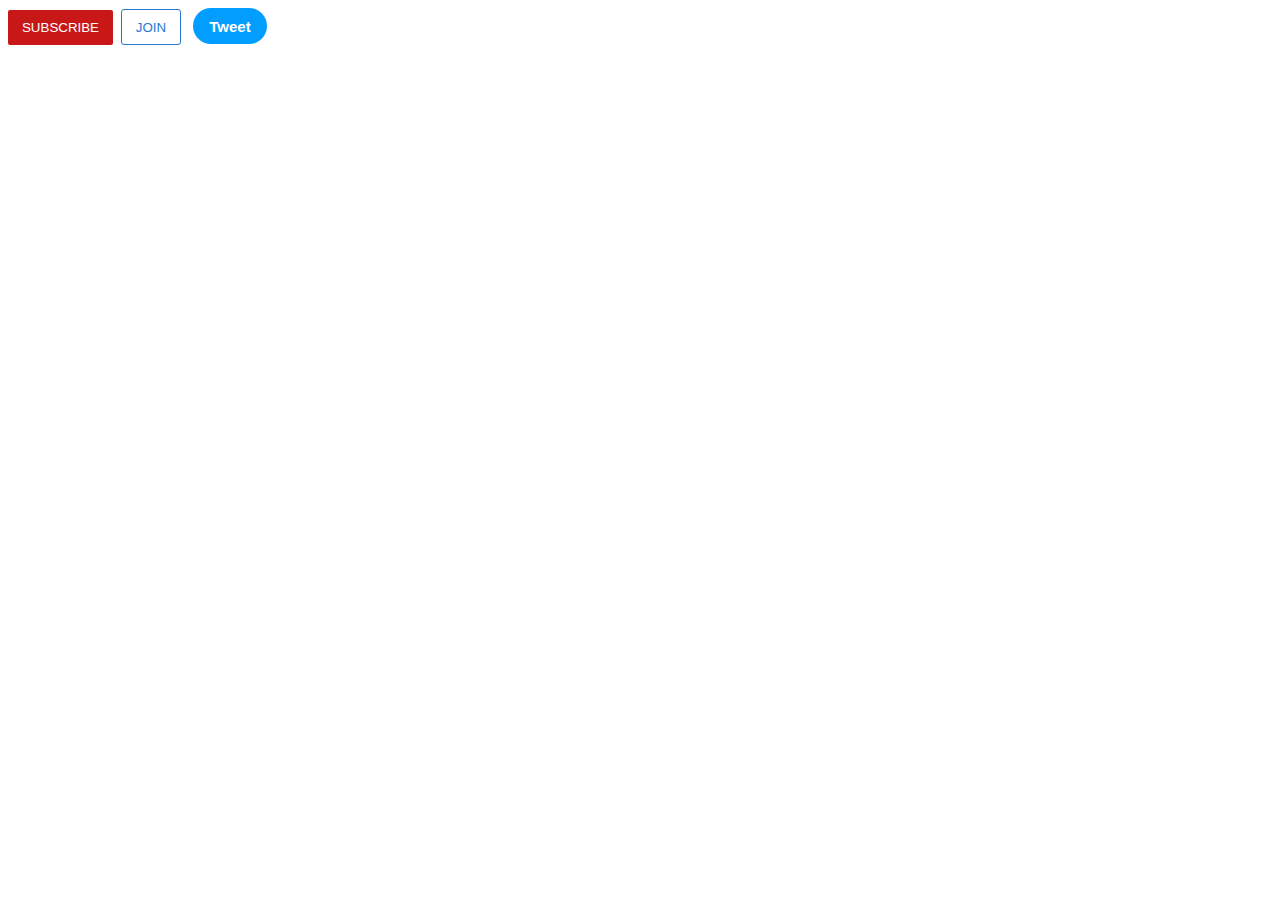
<file: Youtube Landing page/intro to html/buttons.html>
<!DOCTYPE html>
<html>
<head>
    <title>
        Buttons Practice
    </title>
<link rel="stylesheet" href="styles/buttons.css">

    
</head>
<body>
    <button class="youtube">SUBSCRIBE</button>

    <button class="join-button">JOIN</button>
    
    <button class="Twitter-button">Tweet</button>

</body>

</html>
</file>
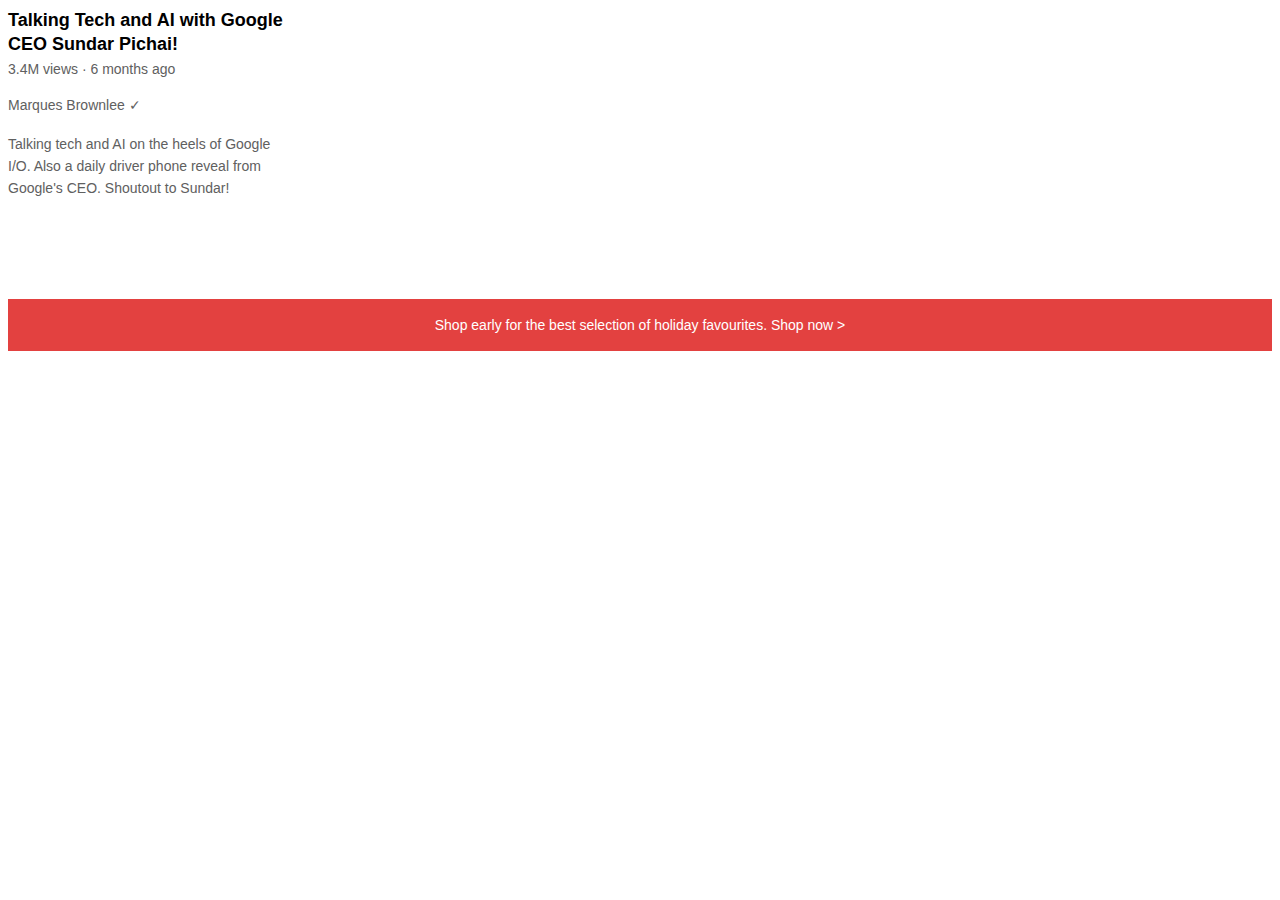
<file: Youtube Landing page/intro to html/text.html>
<!DOCTYPE html>
<html>
  <title>Text Practice</title>
    <head>
        <link rel="stylesheet" href="styles/text.css">
        
    </head>
    <body>
        <p class="video-title">
            Talking Tech and AI with Google CEO Sundar Pichai!
          </p>
          
          <p class="video-stats">
            3.4M views &#183; 6 months ago
          </p>
          
          <p class="video-author">
            Marques Brownlee &#10003;
          </p>
          
          <p class="video-description">
            Talking tech and AI on the heels of Google I/O. Also a daily driver phone reveal from Google's CEO. Shoutout to Sundar!
          </p>
          
          <p class="apple-text">
            Shop early for the best selection of holiday favourites. <span class="shop-link">Shop now &#62;</span>
          </p>
          

    </body>
</html>
</file>
<file: E commerce website/responsive-watches-website-main/assets/css/styles.css>
/*=============== GOOGLE FONTS ===============*/
@import url("https://fonts.googleapis.com/css2?family=Roboto:wght@400;500;700&display=swap");

/*=============== VARIABLES CSS ===============*/
:root {
  --header-height: 3.5rem;

  /*========== Colors ==========*/
  --first-color: hsl(194, 55%, 43%);
  --button-color: hsl(0, 0%, 17%);
  --button-color-alt: hsl(0, 0%, 21%);
  --title-color: hsl(0, 0%, 15%);
  --text-color: hsl(0, 0%, 35%);
  --text-color-light: hsl(0, 0%, 55%);
  --body-color: hsl(0, 0%, 99%);
  --container-color: #fff;
  --border-color: hsl(0, 0%, 94%);

  /*========== Font and typography ==========*/
  --body-font: 'Roboto', sans-serif;
  --biggest-font-size: 2rem;
  --h1-font-size: 1.5rem;
  --h2-font-size: 1.25rem;
  --h3-font-size: 1rem;
  --normal-font-size: .938rem;
  --small-font-size: .813rem;
  --smaller-font-size: .75rem;

  /*========== Font weight ==========*/
  --font-medium: 500;
  --font-bold: 700;

  /*========== Margenes Bottom ==========*/
  --mb-0-5: .5rem;
  --mb-0-75: .75rem;
  --mb-1: 1rem;
  --mb-1-5: 1.5rem;
  --mb-2: 2rem;
  --mb-2-5: 2.5rem;
  --mb-3: 3rem;

  /*========== z index ==========*/
  --z-tooltip: 10;
  --z-fixed: 100;
}

@media screen and (min-width: 968px) {
  :root {
    --biggest-font-size: 2.5rem;
    --h1-font-size: 2.25rem;
    --h2-font-size: 1.5rem;
    --h3-font-size: 1.25rem;
    --normal-font-size: 1rem;
    --small-font-size: .875rem;
    --smaller-font-size: .813rem;
  }
}

/*=============== BASE ===============*/
* {
  box-sizing: border-box;
  padding: 0;
  margin: 0;
}

html {
  scroll-behavior: smooth;
}

body,
button,
input {
  font-family: var(--body-font);
  font-size: var(--normal-font-size);
}

body {
  margin: 0;
  background-color: var(--body-color);
  color: var(--text-color);
  /*For animation dark mode*/
  transition: .4s;
}

h1, h2, h3, h4 {
  color: var(--title-color);
  font-weight: var(--font-medium);
}

ul {
  list-style: none;
}

a {
  text-decoration: none;
}

img {
  max-width: 100%;
  height: auto;
}

button {
  cursor: pointer;
  border: none;
  outline: none;
}

/*=============== THEME ===============*/
/*========== Variables Dark theme ==========*/
body.dark-theme {
  --first-color: hsl(194, 55%, 43%);
  --button-color: hsl(0, 0%, 24%);
  --button-color-alt: hsl(0, 0%, 28%);
  --title-color: hsl(0, 0%, 95%);
  --text-color: hsl(0, 0%, 75%);
  --body-color: hsl(0, 0%, 12%);
  --container-color: hsl(0, 0%, 16%);
  --border-color: hsl(0, 0%, 20%);
}

/*========== Button Dark/Light ==========*/
.change-theme {
  color: var(--title-color);
  font-size: 1.25rem;
  cursor: pointer;
}

/*========== 
    Color changes in some parts of 
    the website, in dark theme 
==========*/
.dark-theme .change-theme,
.dark-theme .nav__toggle,
.dark-theme .nav__shop,
.dark-theme .button--gray {
  color: hsl(0, 0%, 15%);
}

.dark-theme .scroll-header {
  box-shadow: 0 1px 4px hsla(0, 0%, 4%, .3);
}

.scroll-header .change-theme,
.scroll-header .nav__toggle,
.scroll-header .nav__shop {
  color: var(--title-color);
}

.dark-theme::-webkit-scrollbar {
  background: hsl(0, 0%, 30%);
}

/*=============== REUSABLE CSS CLASSES ===============*/
.container {
  max-width: 1024px;
  margin-left: var(--mb-1-5);
  margin-right: var(--mb-1-5);
}

.grid {
  display: grid;
}

.main {
  overflow: hidden;
}

.section {
  padding: 6.5rem 0 1rem;
}

.section__title {
  position: relative;
  font-size: var(--h3-font-size);
  margin-bottom: var(--mb-3);
  text-transform: uppercase;
  letter-spacing: 2px;
  text-align: center;
}

.section__title::before {
  content: '';
  position: absolute;
  top: -1rem;
  left: 0;
  right: 0;
  margin: 0 auto;
  width: 67px;
  height: 1px;
  background-color: var(--first-color);
}

/*=============== HEADER & NAV ===============*/
.header {
  width: 100%;
  background: transparent;
  position: fixed;
  top: 0;
  left: 0;
  z-index: var(--z-fixed);
  /*For animation dark mode*/
  transition: .4s;
}

.nav {
  height: var(--header-height);
  display: flex;
  justify-content: space-between;
  align-items: center;
}

.nav__logo, 
.nav__toggle, 
.nav__shop, 
.nav__close {
  color: var(--title-color);
}

.nav__logo {
  text-transform: uppercase;
  font-weight: var(--font-bold);
  letter-spacing: 1px;
  display: inline-flex;
  align-items: center;
  column-gap: .25rem;
}

.nav__logo-icon {
  font-size: 1.25rem;
}

.nav__btns {
  display: flex;
  align-items: center;
  column-gap: 1rem;
}

.nav__toggle, 
.nav__shop {
  font-size: 1.25rem;
  cursor: pointer;
}

@media screen and (max-width: 767px) {
  .nav__menu {
    position: fixed;
    background-color: var(--body-color);
    top: 0;
    right: -100%;
    width: 100%;
    height: 100%;
    padding: 6rem 2rem 3.5rem;
    transition: .3s;
  }
}

.nav__list {
  display: flex;
  flex-direction: column;
  align-items: center;
  row-gap: 2rem;
}

.nav__link {
  color: var(--title-color);
  font-weight: var(--font-medium);
  text-transform: uppercase;
  font-size: var(--h2-font-size);
  transition: .3s;
}

.nav__link:hover {
  color: var(--first-color);
}

.nav__close {
  font-size: 2rem;
  position: absolute;
  top: .9rem;
  right: 1.25rem;
  cursor: pointer;
}

/* Show menu */
.show-menu {
  right: 0;
}

/* Change background header */
.scroll-header {
  background-color: var(--body-color);
  box-shadow: 0 1px 4px hsla(0, 4%, 15%, .10);
}

/* Active link */
.active-link {
  color: var(--first-color);
}

/*=============== HOME ===============*/
.home__container {
  position: relative;
  row-gap: 2.5rem;
}

.home__img {
  width: 240px;
}

.home__img-bg {
  background-color: var(--first-color);
  width: 258px;
  height: 430px;
  padding-bottom: 2rem;
  display: flex;
  justify-content: center;
  align-items: flex-end;
  justify-self: flex-end;
  transform: translateX(1.5rem);
}

.home__social {
  position: absolute;
  top: 35%;
  left: -5rem;
  transform: rotate(-90deg);
  display: flex;
  column-gap: 1rem;
}

.home__social-link {
  font-size: var(--smaller-font-size);
  color: var(--text-color-light);
  transition: .3s;
}

.home__social-link:hover {
  color: var(--title-color);
}

.home__title {
  font-size: var(--biggest-font-size);
  font-weight: var(--font-bold);
  margin-bottom: var(--mb-1);
}

.home__description {
  margin-bottom: var(--mb-1-5);
}

.home__price {
  display: inline-block;
  font-size: var(--h2-font-size);
  font-weight: var(--font-medium);
  color: var(--first-color);
  margin-bottom: var(--mb-3);
}

.home__btns {
  display: flex;
  align-items: center;
}

.home__button {
  box-shadow: 0 12px 24px hsla(0, 0%, 10%, .2);
}

/*=============== BUTTONS ===============*/
.button {
  display: inline-block;
  background-color: var(--button-color);
  color: #FFF;
  padding: 1.25rem 2rem;
  font-weight: var(--font-medium);
  transition: .3s;
}

.button:hover {
  background-color: var(--button-color-alt);
}

.button--gray {
  background-color: hsl(0, 0%, 75%);
  color: var(--title-color);
}

.button--gray:hover {
  background-color: hsl(0, 0%, 63%);
}

.button--small {
  padding: 1rem 1.5rem;
}

/*=============== FEATURED ===============*/
.featured__container {
  row-gap: 2.5rem;
}

.featured__card {
  position: relative;
  text-align: center;
  background-color: var(--container-color);
  padding-top: 2rem;
  border: 1px solid var(--border-color);
  overflow-y: hidden;
  transition: .3s;
}

.featured__tag {
  background-color: var(--first-color);
  padding: .5rem 1rem;
  color: #fff;
  text-transform: uppercase;
  font-size: var(--small-font-size);
  font-weight: var(--font-medium);
  position: absolute;
  transform: rotate(-90deg);
  left: -1rem;
  top: 3rem;
}

.featured__img {
  height: 214px;
  margin-bottom: var(--mb-1);
}

.featured__title, 
.featured__price {
  font-size: var(--h3-font-size);
  font-weight: var(--font-bold);
}

.featured__title {
  text-transform: uppercase;
  margin-bottom: var(--mb-0-75);
}

.featured__price {
  display: block;
  color: var(--first-color);
  transition: .3s;
}

.featured__button {
  font-size: var(--small-font-size);
  transform: translateY(1rem);
  opacity: 0;
}

.featured__card:hover {
  box-shadow: 0 12px 32px hsla(0, 0%, 20%, .1);
  padding: 2rem 0 3rem 0;
}

.featured__card:hover .featured__button {
  transform: translateY(0);
  opacity: 1;
}

.featured__card:hover .featured__price {
  margin-bottom: var(--mb-1-5);
}

/*=============== STORY ===============*/
.story__container {
  row-gap: 7.5rem;
}

.story__title {
  font-size: var(--h1-font-size);
  margin-bottom: var(--mb-1);
}

.story__description {
  margin-bottom: var(--mb-2-5);
}

.story__images {
  position: relative;
}

.story__img, 
.story__square {
  width: 250px;
}

.story__square {
  height: 250px;
  background-color: var(--first-color);
}

.story__img {
  position: absolute;
  left: 3rem;
  top: -3rem;
}

/*=============== PRODUCTS ===============*/
.products__container {
  grid-template-columns: repeat(2, 1fr);
  gap: 2rem;
}

.products__card {
  position: relative;
  background-color: var(--container-color);
  padding: 1.25rem 0;
  border: 1px solid var(--border-color);
  text-align: center;
  transition: .3s;
}

.products__img {
  height: 125px;
  margin-bottom: var(--mb-1);
}

.products__title, 
.products__price {
  font-size: var(--small-font-size);
  font-weight: var(--font-medium);
}

.products__title {
  text-transform: uppercase;
  margin-bottom: var(--mb-0-5);
}

.products__price {
  color: var(--first-color);
}

.products__button {
  background-color: var(--button-color);
  padding: .4rem;
  color: #fff;
  font-size: 1rem;
  position: absolute;
  right: 0;
  bottom: 0;
  transition: .3s;
}

.products__button:hover {
  background-color: var(--button-color-alt);
}

.products__card:hover {
  box-shadow: 0 8px 32px hsla(0, 0%, 10%, .1);
}

/*=============== TESTIMONIAL ===============*/
.testimonial__container {
  row-gap: 4rem;
}

.testimonial__quote {
  display: inline-flex;
  background-color: var(--container-color);
  padding: .5rem .75rem;
  font-size: 1.5rem;
  color: var(--first-color);
  box-shadow: 0 4px 12px hsla(0, 0%, 20%, .1);
  margin-bottom: var(--mb-2);
}

.testimonial__description {
  margin-bottom: var(--mb-1);
}

.testimonial__date {
  font-size: var(--normal-font-size);
  margin-bottom: var(--mb-2);
}

.testimonial__perfil {
  display: flex;
  align-items: center;
  column-gap: 1rem;
  margin-bottom: 7rem;
}

.testimonial__perfil-img {
  width: 60px;
  height: 60px;
  border-radius: 3rem;
}

.testimonial__perfil-data {
  display: flex;
  flex-direction: column;
  row-gap: .5rem;
}

.testimonial__perfil-name {
  font-size: var(--h3-font-size);
  font-weight: var(--font-medium);
  color: var(--title-color);
}

.testimonial__perfil-detail {
  font-size: var(--small-font-size);
}

.testimonial__images {
  position: relative;
}

.testimonial__img, 
.testimonial__square {
  width: 250px;
}

.testimonial__square {
  height: 250px;
  background-color: var(--first-color);
  margin-left: auto;
}

.testimonial__img {
  position: absolute;
  right: 2rem;
  top: 3rem;
}

.testimonial-swiper {
  margin-left: initial;
  margin-right: initial;
}

.swiper-button-prev:after,
.swiper-button-next:after {
  content: '';
}

/* Swiper class */
.swiper-button-next,
.swiper-button-prev {
  top: initial;
  bottom: 5%;
  width: initial;
  height: initial;
  background-color: var(--container-color);
  box-shadow: 0 4px 12px hsla(0, 0%, 20%, .1);
  padding: .25rem;
  font-size: 1.5rem;
  color: var(--first-color);
}

.swiper-button-next {
  right: initial;
  left: 4rem;
}

/*=============== NEW ===============*/
.new__card {
  position: relative;
  text-align: center;
  background-color: var(--container-color);
  padding-top: 2rem;
  border: 1px solid var(--border-color);
  overflow-y: hidden;
  transition: .3s;
}

.new__tag {
  background-color: var(--first-color);
  padding: .5rem 1rem;
  color: #fff;
  text-transform: uppercase;
  font-size: var(--small-font-size);
  font-weight: var(--font-medium);
  position: absolute;
  top: 1rem;
  right: 1rem;
  transition: .3s;
}

.new__img {
  height: 215px;
  margin-bottom: var(--mb-1);
}

.new__title, 
.new__price {
  font-size: var(--h3-font-size);
  font-weight: var(--font-bold);
}

.new__title {
  text-transform: uppercase;
  margin-bottom: var(--mb-0-75);
}

.new__price {
  display: block;
  color: var(--first-color);
  transition: .3s;
}

.new__button {
  font-size: var(--small-font-size);
  transform: translateY(1rem);
  opacity: 0;
}

.new__card:hover {
  background-color: var(--first-color);
  box-shadow: 0 12px 32px hsla(0, 0%, 20%, .1);
  padding: 2rem 0 3rem 0;
}

.new__card:hover .new__tag {
  background-color: var(--button-color);
}

.new__card:hover .new__button {
  transform: translateY(0);
  opacity: 1;
}

.new__card:hover .new__title {
  color: hsl(0, 0%, 15%);
}

.new__card:hover .new__price {
  color: hsl(0, 0%, 15%);
  margin-bottom: var(--mb-1-5);
}

/*=============== NEWSLETTER ===============*/
.newsletter__bg {
  background-color: var(--first-color);
  padding: 3rem 1.5rem;
  text-align: center;
  row-gap: 2.5rem;
}

.newsletter__title {
  font-size: var(--h1-font-size);
  color: hsl(0, 0%, 15%);
  margin-bottom: var(--mb-1-5);
}

.newsletter__description {
  color: hsl(0, 0%, 35%);
}

.newsletter__subscribe {
  display: flex;
  flex-direction: column;
  row-gap: .75rem;
}

.newsletter__input {
  border: none;
  outline: none;
  background-color: hsl(0, 0%, 94%);
  padding: 1.25rem 1rem;
  color: hsl(0, 0%, 15%);
}

/*=============== FOOTER ===============*/
.footer__container {
  row-gap: 2rem;
  border-bottom: 1px solid var(--border-color);
  padding-bottom: 3rem;
}

.footer__title {
  font-size: var(--h2-font-size);
  margin-bottom: var(--mb-1-5);
}

.footer__list, 
.footer__links {
  display: flex;
  flex-direction: column;
  row-gap: .75rem;
}

.footer__link {
  color: var(--text-color);
}

.footer__link:hover {
  color: var(--title-color);
}

.footer__social {
  display: flex;
  column-gap: 1rem;
}

.footer__social-link {
  font-size: 1.25rem;
  color: var(--text-color);
}

.footer__social-link:hover {
  color: var(--title-color);
}

.footer__copy {
  display: block;
  margin: 3.5rem 0 1rem 0;
  text-align: center;
  font-size: var(--smaller-font-size);
  color: var(--text-color-light);
}

/*=============== SCROLL UP ===============*/
.scrollup {
  position: fixed;
  right: 1rem;
  bottom: -30%;
  background-color: var(--container-color);
  box-shadow: 0 4px 12px hsla(0, 0%, 20%, .1);
  display: inline-flex;
  padding: .25rem;
  z-index: var(--z-tooltip);
  opacity: .8;
  transition: .4s;
}

.scrollup:hover {
  opacity: 1;
}

.scrollup__icon {
  font-size: 1.5rem;
  color: var(--first-color);
}

/* Show Scroll Up*/
.show-scroll {
  bottom: 3rem;
}

/*=============== SCROLL BAR ===============*/
::-webkit-scrollbar {
  width: .6rem;
  background: hsl(0, 0%, 74%);
}

::-webkit-scrollbar-thumb {
  background: hsl(0, 0%, 17%);
}

/*=============== CART ===============*/
.cart {
  position: fixed;
  background-color: var(--body-color);
  z-index: var(--z-fixed);
  width: 100%;
  height: 100%;
  top: 0;
  right: -100%;
  padding: 3.5rem 2rem;
  transition: .4s;
}

.cart__title-center {
  font-size: var(--h2-font-size);
  text-align: center;
  margin-bottom: var(--mb-3);
}

.cart__close {
  font-size: 2rem;
  color: var(--title-color);
  position: absolute;
  top: 1.25rem;
  right: .9rem;
  cursor: pointer;
}

.cart__container {
  display: grid;
  row-gap: 1.5rem;
}

.cart__card {
  display: flex;
  align-items: center;
  column-gap: 1rem;
}

.cart__box {
  background-color: var(--container-color);
  padding: .75rem 1.25rem;
  border: 1px solid var(--border-color);
}

.cart__img {
  width: 50px;
}

.cart__title {
  font-size: var(--normal-font-size);
  margin-bottom: .5rem;
}

.cart__price {
  display: block;
  font-size: var(--small-font-size);
  color: var(--first-color);
  margin-bottom: var(--mb-1-5);
}

.cart__amount,
.cart__amount-content{
  display: flex;
  align-items: center;
}

.cart__amount{
  column-gap: 3rem;
}

.cart__amount-content{
  column-gap: 1rem;
}

.cart__amount-box {
  display: inline-flex;
  padding: .25rem;
  background-color: var(--container-color);
  border: 1px solid var(--border-color);
  cursor: pointer;
}

.cart__amount-trash {
  font-size: 1.15rem;
  color: var(--first-color);
  cursor: pointer;
}

.cart__prices {
  margin-top: 6rem;
  display: flex;
  justify-content: space-between;
}

.cart__prices-item, 
.cart__prices-total {
  color: var(--title-color);
}

.cart__prices-item {
  font-size: var(--small-font-size);
}

.cart__prices-total {
  font-size: var(--h3-font-size);
  font-weight: var(--font-medium);
}

/* Show cart */
.show-cart {
  right: 0;
}

/*=============== BREAKPOINTS ===============*/
/* For small devices */
@media screen and (max-width: 320px) {
  .container {
    margin-left: var(--mb-1);
    margin-right: var(--mb-1);
  }
  .home__img-bg {
    width: 220px;
  }
  .home__title {
    font-size: var(--h1-font-size);
  }
  .home__button {
    font-size: var(--smaller-font-size);
  }

  .story__square,
  .story__img,
  .testimonial__square,
  .testimonial__img {
    width: 180px;
  }

  .story__square,
  .testimonial__square {
    height: 180px;
  }

  .products__container {
    grid-template-columns: repeat(1, 180px);
    justify-content: center;
  }
}

/* For medium devices */
@media screen and (min-width: 576px) {
  .home__img-bg {
    width: 340px;
  }

  .featured__container {
    grid-template-columns: repeat(2, 1fr);
    justify-content: center;
    align-items: flex-start;
    gap: 1.5rem;
  }

  .footer__container {
    grid-template-columns: repeat(2, 1fr);
  }
}

@media screen and (min-width: 767px) {
  .section {
    padding: 8rem 0 1rem;
  }

  .cart {
    width: 420px;
    box-shadow: -2px 0 4px hsla(0, 0%, 15%, .1);
  }

  .nav {
    height: calc(var(--header-height) + 1.5rem);
    justify-content: initial;
    column-gap: 3rem;
  }
  .nav__toggle, 
  .nav__close {
    display: none;
  }
  .nav__list {
    flex-direction: row;
    column-gap: 2.5rem;
  }
  .nav__link {
    text-transform: initial;
    font-size: var(--normal-font-size);
  }
  .nav__btns {
    margin-left: auto;
  }

  .home__container {
    padding-top: 6rem;
    grid-template-columns: 1fr max-content;
    align-items: center;
  }
  .home__img-bg {
    order: 1;
    transform: translate(1.5rem, -6rem);
  }
  .home__data {
    padding: 0 0 3rem 6rem;
  }
  .home__social {
    top: 47%;
    column-gap: 2rem;
  }

  .featured__title,
  .featured__price,
  .new__title,
  .new__price {
    font-size: var(--normal-font-size);
  }

  .story__container,
  .testimonial__container,
  .newsletter__bg {
    grid-template-columns: repeat(2, 1fr);
    align-items: center;
  }

  .story__section-title {
    text-align: initial;
  }
  .story__section-title::before {
    margin: initial;
  }
  .story__images {
    order: -1;
  }

  .products__container {
    grid-template-columns: repeat(3, 200px);
    justify-content: center;
    gap: 2.5rem;
  }
  .products__card {
    padding: 2rem 0;
  }
  .products__img {
    height: 155px;
  }

  .newsletter__bg {
    text-align: initial;
    column-gap: 2rem;
    padding: 4.5rem;
  }
  .newsletter__subscribe {
    flex-direction: row;
  }
  .newsletter__input {
    width: 100%;
  }

  .footer__container {
    grid-template-columns: repeat(4, max-content);
    justify-content: space-between;
  }
  .footer__title {
    font-size: var(--h3-font-size);
  }
}

@media screen and (min-width: 992px) {
  .section__title {
    font-size: var(--h2-font-size);
  }

  .home__container {
    column-gap: 2rem;
  }
  .home__img-bg {
    width: 480px;
    height: 680px;
  }
  .home__img {
    width: 420px;
  }
  .home__social {
    left: -6rem;
  }
  .home__data {
    padding: 0 0 8rem 6rem;
  }

  .featured__container {
    grid-template-columns: repeat(3, 312px);
    padding-top: 2rem;
  }
  
  .story__container,
  .testimonial__container {
    column-gap: 8rem;
  }

  .story__square,
  .story__img,
  .testimonial__square,
  .testimonial__img {
    width: 450px;
  }

  .story__square,
  .testimonial__square {
    height: 450px;
  }

  .products__container,
  .new__container {
    padding-top: 2rem;
  }

  .testimonial__container {
    padding-bottom: 4rem;
  }
}

/* For large devices */
@media screen and (min-width: 1024px) {
  .container {
    margin-left: auto;
    margin-right: auto;
  }
  
  .story__container,
  .testimonial__container {
    column-gap: 13rem;
  }

  .story__container {
    padding-top: 3rem;
  }
  .story__img {
    left: 5rem;
    top: -5rem;
  }

  .testimonial__img {
    right: 5rem;
    top: 5rem;
  }

  .scrollup {
    right: 3rem;
  }
}
</file>
<file: Youtube Landing page/styles/video.css>
.thumbnail {
  width: 100%;
}


.video-title {
  margin-top: 0;
  font-size: 14px;
  font-weight: 500;
  line-height: 20px;
  margin-bottom: 10px;
}


.video-info-grid {
  display: grid;
  grid-template-columns: 50px 1fr;
}

.profile-picture {
  width: 36px;
  border-radius: 50px;
}

.thumbnail-row {
  margin-bottom: 8px;
  position: relative;
}

.video-author,
.video-stats {
  font-size: 12px;
  color: rgb(96, 96, 96);
}

.video-author {
  margin-bottom: 4px;
}

.video-grid {
  display: grid;
  grid-template-columns: 1fr 1fr 1fr;
  column-gap: 16px;
  row-gap: 40px;
}

@media (max-width:850px) {
  .video-grid {
    grid-template-columns: 1fr 1fr;
  }
}

@media (min-width:850px) and (max-width:1200px) {
  .video-grid {
    grid-template-columns: 1fr 1fr 1fr;
  }
}


@media (min-width:1200px) {
  .video-grid {
    grid-template-columns: 1fr 1fr 1fr 1fr;
  }
}

.video-time {
  font-family: Roboto, Arial;
  font-size: 12px;
  font-weight: 500;
  padding-left: 4px;
  padding-right: 4px;
  padding-top: 4px;
  padding-bottom: 4px;
  background-color: black;
  border-radius: 2px;
  color: white;
  position: absolute;
  right: 5px;
  bottom: 8px;

}
</file>
<file: Youtube Landing page/styles/general.css>
p {
    font-family: Roboto, Arial;
    margin-top: 0;
    margin-bottom: 0;
  }
body{
  margin: 0;
  background-color: rgb(248, 248, 248);
  padding-top: 80px;
  padding-left: 96px;
  padding-right: 24px;
}
</file>
<file: Youtube Landing page/styles/header.css>
.header{
    height: 55px;
    display: flex;
    flex-direction: row;
    justify-content: space-between;
    position: fixed;
    left: 0px;
    right: 0px;
    top: 0px;
    background-color: white;
    border-bottom-width:1px;
    border-bottom-style: solid;
    border-bottom-color: rgb(246, 246, 246);
    z-index: 100;
  }

  .left-section{
    
    
   
    display: flex;
    align-items: center;
  }
  .hamburger-menu{
    height: 24px;
    margin-left: 24px;
    margin-right: 24px;

  }
  .youtube-logo{
    height: 20px;
  }

  .middle-section{
   
    flex: 1;
    margin-left: 70px;
    margin-right: 35px;
    max-width: 500px;
    align-items: center;
    display: flex;
   


  }

  .search{
    height: 39px;
  width: 66px;
  background-color: rgb(240, 240, 240);
  border-width: 1px;
  border-style: solid;
  border-color: rgb(192, 192, 192);
  margin-left: -1px;
  margin-right: 10px;
    

  }
  .voice-search{
    height: 40px;
    width: 40px;
    margin-left: 8px;
    border-radius: 20px;
    border-style: solid;
    border-color: transparent;
    background-color: rgb(248, 248, 248);
    
    
  }
  .voice-logo{

    height: 24px;
    margin-top: 2px;
    
  }
  .search-bar{
    flex: 1;
    height: 35px;
    padding-left: 12px;
    border-color: rgb(191, 187, 187);
    border-width: 1px;
    border-radius: 2px;
    border-style: solid;
    font-size: 16px;
    box-shadow: inset 1px 2px 3px rgba(0, 0, 0, 0.05);
    width: 0;
    
    
  }
  .search-bar::placeholder{
    font-family: roboto,Arial;
    font-size: 16px;
    opacity: 0.8;
    
    
  }
  .search-logo{
    height: 24px;
    margin-top: 2px;
    
  }

  .right-section{
    display: flex;
    margin-right: 20px;
    justify-content: space-between;
    align-items: center;
    width: 200px;
    flex-shrink: 0;

  }
  .upload{
    height: 25px;

  }
   .youtube-apps{
    height: 25px;

   
  }
  .notifications{
    height: 25px;

  }
  .my-channel{
    height: 32px;
    border-radius: 16px;
  }
  .notifications-icon{
    position: relative;
  }
  .notifications-count{
    position: absolute;
    background-color: rgb(226, 16, 16);
    color: white;
    top: -2px;
    right: -3px;
    font-family: Roboto,Arial;
    font-size: 10px;
    padding-left: 5px;
    padding-right: 5px;
    padding-top: 2px;
    padding-bottom: 2px;
    border-radius: 10px;

  }
  .search .tooltip,
.voice-search .tooltip,
.upload-icon-conatiner .tooltip {
  font-family: Roboto, Arial;
  position: absolute;
  background-color: gray;
  color: white;
  padding-top: 4px;
  padding-bottom: 4px;
  padding-left: 8px;
  padding-right: 8px;
  border-radius: 2px;
  font-size: 12px;
  bottom: -30px;
  opacity: 0;
  transition: opacity 0.15s;
  pointer-events: none;
  white-space: nowrap;
}

.search:hover .tooltip,
.voice-search:hover .tooltip,
.upload-icon-conatiner:hover .tooltip {
  opacity: 1;
}


.search,
.voice-search,
.upload-icon-conatiner {
  display: flex;
  justify-content: center;
  align-items: center;
  position: relative;
}
</file>
<file: Youtube Landing page/styles/sidebar.css>
.sidebar{
    
    background-color: white;
    position: fixed;
    left: 0;
    bottom: 0;
    top: 55px;
    width: 72px;
    z-index: 200;
}

.sidebar-link{
    
    height: 74px;
    display: flex;
    align-items: center;
    justify-content: center;
    flex-direction: column;
    padding-top: 5px;
    
    
    
    
}
.sidebar-link:hover{
    background-color: rgb(235, 232, 232);
}
.sidebar-link img{
    height: 24px;
    margin-bottom: 4px;
}
 .sidebar-link div{
    font-family: Roboto,Arial;
    font-size: 10px;
   
 }
</file>
<file: Youtube Landing page/intro to html/styles/buttons.css>
.youtube{
        background-color: rgb(200, 23, 23);
        color: white;
        height: 35px;
        border-radius: 2px;
        border: none;
        width: 105px;
        cursor: pointer;
        transition: opacity 0.15s;
    }
    .youtube:hover{
        opacity: 0.8;
    }
    .youtube:active{
        opacity: 0.5;
    }

    .join-button{
        color: rgb(41, 118, 211);
        background-color: white;
        height: 36px;
        width: 60px;
        border-radius: 3px;
        border-color: rgb(41, 118, 211);
        border-style: solid;
        cursor: pointer;
        border-width: 1px;
        margin-left: 4px;
        transition: background-color 0.15s,color 0.15s;
        
    }
    .join-button:hover{
        background-color: rgb(41, 118, 211);
        color: white;
    }
    .join-button:active{
        opacity: 0.7;
    }
    .Twitter-button{
        border-radius: 8px;
        border-radius: 18px;
        color: white;
        background-color: rgb(2, 158, 255);
        border: none;
        height: 36px;
        width:74px ;
        font-weight: bold;
        font-size: 15px;
        margin-left: 8px;
        cursor: pointer;
        transition: box-shadow 0.15s;
       
    }
    .Twitter-button:hover{
        box-shadow: 5px 5px 10px rgba(0,0,0,0.15);

    }
</file>
<file: Youtube Landing page/intro to html/styles/text.css>
p {
    font-family: Arial;
    margin-top: 0;
    margin-bottom: 0;
  }

  .video-stats {
    font-size: 14px;
    color: rgb(96, 96, 96);
    margin-bottom: 20px;
  }

  .video-title {
    font-weight: bold;
    font-size: 18px;
    width: 280px;
    line-height: 24px;
    margin-bottom: 5px;
  }

  .video-author {
    font-size: 14px;
    color: rgb(96, 96, 96);
    margin-bottom: 20px;
  }

  .video-description {
    font-size: 14px;
    color: rgb(96, 96, 96);
    width: 280px;
    line-height: 22px;
    margin-bottom: 100px;
  }

  .apple-text {
    margin-bottom: 50px;
    font-size: 14px;
    background-color: rgb(227, 65, 64);
    color: white;
    text-align: center;
    padding-top: 18px;
    padding-bottom: 18px;
  }

  .shop-link {
    cursor: pointer;
  }

  .shop-link:hover {
    text-decoration: underline;
  }
</file>
